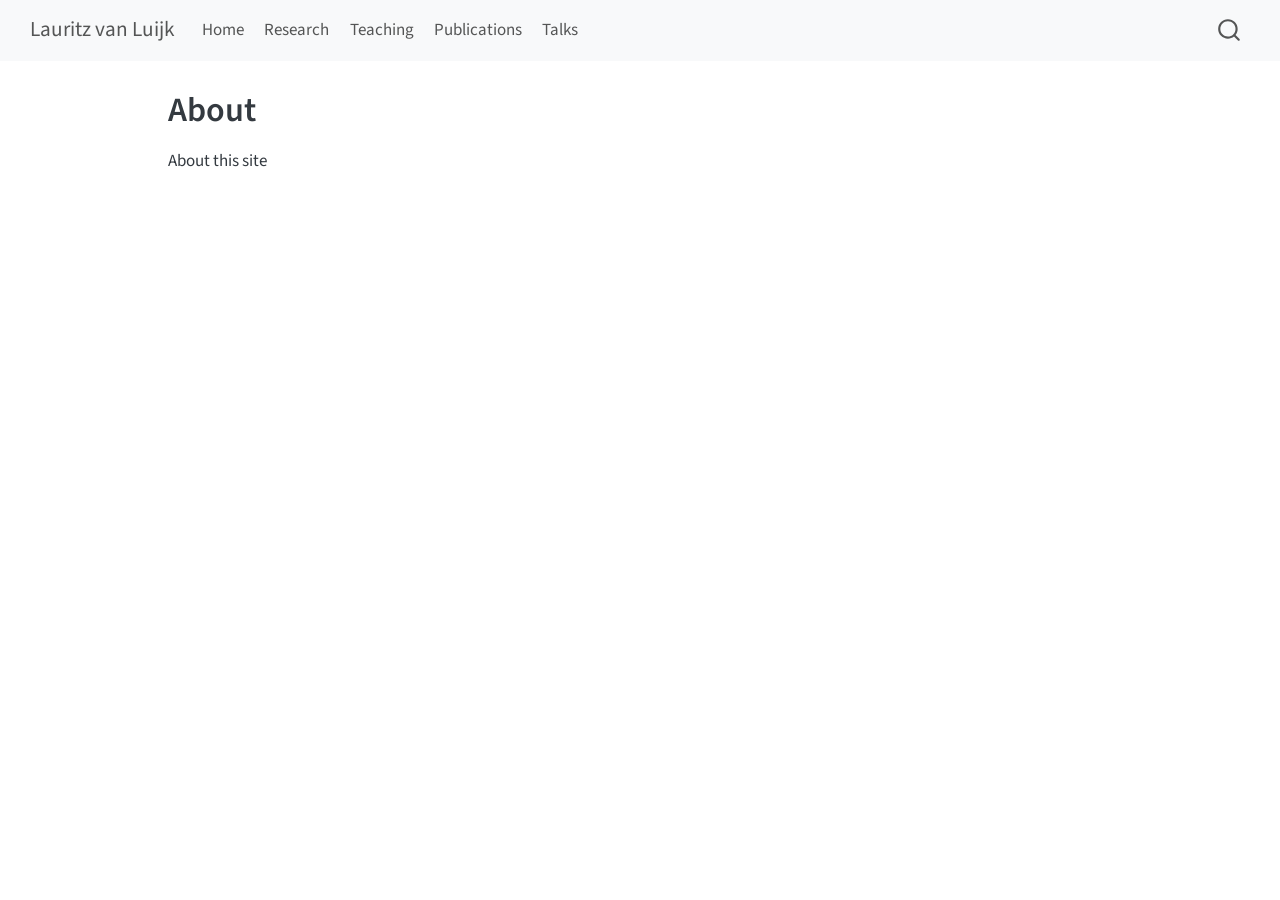
<file: about.html>
<!DOCTYPE html>
<html xmlns="http://www.w3.org/1999/xhtml" lang="en" xml:lang="en"><head>

<meta charset="utf-8">
<meta name="generator" content="quarto-1.10.18">

<meta name="viewport" content="width=device-width, initial-scale=1.0, user-scalable=yes">


<title>About – Lauritz van Luijk</title>
<style>
/* Default styles provided by pandoc.
** See https://pandoc.org/MANUAL.html#variables-for-html for config info.
*/
span.smallcaps{font-variant: small-caps;}
div.columns{display: flex; gap: 1.5em;}
div.column{flex: auto;}
@media screen {
div.columns{gap: min(4vw, 1.5em);}
div.column{overflow-x: auto;}
}
div.hanging-indent{margin-left: 1.5em; text-indent: -1.5em;}
ul.task-list{list-style: none;}
ul.task-list li input[type="checkbox"] {
  width: 0.8em;
  margin: 0 0.8em 0.2em -1em; /* quarto-specific, see https://github.com/quarto-dev/quarto-cli/issues/4556 */ 
  vertical-align: middle;
}
</style>


<script src="site_libs/quarto-nav/quarto-nav.js"></script>
<script src="site_libs/quarto-nav/headroom.min.js"></script>
<script src="site_libs/clipboard/clipboard.min.js"></script>
<script src="site_libs/quarto-search/autocomplete.umd.js"></script>
<script src="site_libs/quarto-search/fuse.min.js"></script>
<script src="site_libs/quarto-search/quarto-search.js"></script>
<meta name="quarto:offset" content="./">
<script src="site_libs/quarto-html/quarto.js" type="module"></script>
<script src="site_libs/quarto-html/tabsets/tabsets.js" type="module"></script>
<script src="site_libs/quarto-html/popper.min.js"></script>
<script src="site_libs/quarto-html/tippy.umd.min.js"></script>
<script src="site_libs/quarto-html/anchor.min.js"></script>
<link href="site_libs/quarto-html/tippy.css" rel="stylesheet">
<link href="site_libs/quarto-html/quarto-syntax-highlighting-64a204ab8560d761af7679ceaba22944.css" rel="stylesheet" id="quarto-text-highlighting-styles">
<script src="site_libs/bootstrap/bootstrap.min.js"></script>
<link href="site_libs/bootstrap/bootstrap-icons.css" rel="stylesheet">
<link href="site_libs/bootstrap/bootstrap-445b8638c3d06994fee0907d791121c4.min.css" rel="stylesheet" append-hash="true" id="quarto-bootstrap" data-mode="light">
<script id="quarto-search-options" type="application/json">{
  "location": "navbar",
  "copy-button": false,
  "collapse-after": 3,
  "panel-placement": "end",
  "type": "overlay",
  "limit": 50,
  "keyboard-shortcut": [
    "f",
    "/",
    "s"
  ],
  "show-item-context": false,
  "language": {
    "search-no-results-text": "No results",
    "search-matching-documents-text": "matching documents",
    "search-copy-link-title": "Copy link to search",
    "search-hide-matches-text": "Hide additional matches",
    "search-more-match-text": "more match in this document",
    "search-more-matches-text": "more matches in this document",
    "search-clear-button-title": "Clear",
    "search-text-placeholder": "",
    "search-detached-cancel-button-title": "Cancel",
    "search-submit-button-title": "Submit",
    "search-label": "Search"
  }
}</script>
<link rel="stylesheet" href="https://cdnjs.cloudflare.com/ajax/libs/font-awesome/6.7.2/css/all.min.css">


<link rel="stylesheet" href="styles.css">
</head>

<body class="nav-fixed quarto-light">

<div id="quarto-search-results"></div>
  <header id="quarto-header" class="headroom fixed-top">
    <nav class="navbar navbar-expand-lg " data-bs-theme="dark">
      <div class="navbar-container container-fluid">
      <div class="navbar-brand-container mx-auto">
    <a class="navbar-brand" href="./index.html">
    <span class="navbar-title">Lauritz van Luijk</span>
    </a>
  </div>
            <div id="quarto-search" class="" title="Search"></div>
          <button class="navbar-toggler" type="button" data-bs-toggle="collapse" data-bs-target="#navbarCollapse" aria-controls="navbarCollapse" role="menu" aria-expanded="false" aria-label="Toggle navigation" onclick="if (window.quartoToggleHeadroom) { window.quartoToggleHeadroom(); }">
  <span class="navbar-toggler-icon"></span>
</button>
          <div class="collapse navbar-collapse" id="navbarCollapse">
            <ul class="navbar-nav navbar-nav-scroll me-auto">
  <li class="nav-item">
    <a class="nav-link" href="./index.html"> 
<span class="menu-text">Home</span></a>
  </li>  
  <li class="nav-item">
    <a class="nav-link" href="./research.html"> 
<span class="menu-text">Research</span></a>
  </li>  
  <li class="nav-item">
    <a class="nav-link" href="./teaching.html"> 
<span class="menu-text">Teaching</span></a>
  </li>  
  <li class="nav-item">
    <a class="nav-link" href="./publications.html"> 
<span class="menu-text">Publications</span></a>
  </li>  
  <li class="nav-item">
    <a class="nav-link" href="./talks.html"> 
<span class="menu-text">Talks</span></a>
  </li>  
</ul>
          </div> <!-- /navcollapse -->
            <div class="quarto-navbar-tools">
</div>
      </div> <!-- /container-fluid -->
    </nav>
</header>
<!-- content -->
<div id="quarto-content" class="quarto-container page-columns page-rows-contents page-layout-article page-navbar">
<!-- sidebar -->
<!-- margin-sidebar -->
    <div id="quarto-margin-sidebar" class="sidebar margin-sidebar zindex-bottom">
        
    </div>
<!-- main -->
<main class="content" id="quarto-document-content">

<header id="title-block-header" class="quarto-title-block default">
<div class="quarto-title">
<h1 class="title">About</h1>
</div>



<div class="quarto-title-meta">

    
  
    
  </div>
  


</header>


<p>About this site</p>



</main> <!-- /main -->
<script id="quarto-html-after-body" type="application/javascript">
  window.document.addEventListener("DOMContentLoaded", function (event) {
    const icon = "";
    const anchorJS = new window.AnchorJS();
    anchorJS.options = {
      placement: 'right',
      icon: icon
    };
    anchorJS.add('.anchored');
    const isCodeAnnotation = (el) => {
      for (const clz of el.classList) {
        if (clz.startsWith('code-annotation-')) {                     
          return true;
        }
      }
      return false;
    }
    const onCopySuccess = function(e) {
      // button target
      const button = e.trigger;
      // don't keep focus
      button.blur();
      // flash "checked"
      button.classList.add('code-copy-button-checked');
      var currentTitle = button.getAttribute("title");
      button.setAttribute("title", "Copied!");
      let tooltip;
      if (window.bootstrap) {
        button.setAttribute("data-bs-toggle", "tooltip");
        button.setAttribute("data-bs-placement", "left");
        button.setAttribute("data-bs-title", "Copied!");
        tooltip = new bootstrap.Tooltip(button, 
          { trigger: "manual", 
            customClass: "code-copy-button-tooltip",
            offset: [0, -8]});
        tooltip.show();    
      }
      setTimeout(function() {
        if (tooltip) {
          tooltip.hide();
          button.removeAttribute("data-bs-title");
          button.removeAttribute("data-bs-toggle");
          button.removeAttribute("data-bs-placement");
        }
        button.setAttribute("title", currentTitle);
        button.classList.remove('code-copy-button-checked');
      }, 1000);
      // clear code selection
      e.clearSelection();
    }
    const getTextToCopy = function(trigger) {
      const outerScaffold = trigger.parentElement.cloneNode(true);
      const codeEl = outerScaffold.querySelector('code');
      for (const childEl of codeEl.children) {
        if (isCodeAnnotation(childEl)) {
          childEl.remove();
        }
      }
      return codeEl.innerText;
    }
    const clipboard = new window.ClipboardJS('.code-copy-button:not([data-in-quarto-modal])', {
      text: getTextToCopy
    });
    clipboard.on('success', onCopySuccess);
    if (window.document.getElementById('quarto-embedded-source-code-modal')) {
      const clipboardModal = new window.ClipboardJS('.code-copy-button[data-in-quarto-modal]', {
        text: getTextToCopy,
        container: window.document.getElementById('quarto-embedded-source-code-modal')
      });
      clipboardModal.on('success', onCopySuccess);
    }
      var localhostRegex = new RegExp(/^(?:http|https):\/\/localhost\:?[0-9]*\//);
      var mailtoRegex = new RegExp(/^mailto:/);
        var filterRegex = new RegExp('/' + window.location.host + '/');
      var isInternal = (href) => {
          return filterRegex.test(href) || localhostRegex.test(href) || mailtoRegex.test(href);
      }
      // Inspect non-navigation links and adorn them if external
     var links = window.document.querySelectorAll('a[href]:not(.nav-link):not(.navbar-brand):not(.toc-action):not(.sidebar-link):not(.sidebar-item-toggle):not(.pagination-link):not(.no-external):not([aria-hidden]):not(.dropdown-item):not(.quarto-navigation-tool):not(.about-link)');
      for (var i=0; i<links.length; i++) {
        const link = links[i];
        if (!isInternal(link.href)) {
          // undo the damage that might have been done by quarto-nav.js in the case of
          // links that we want to consider external
          if (link.dataset.originalHref !== undefined) {
            link.href = link.dataset.originalHref;
          }
            // target, if specified
            link.setAttribute("target", "_blank");
            if (link.getAttribute("rel") === null) {
              link.setAttribute("rel", "noopener");
            }
        }
      }
    function tippyHover(el, contentFn, onTriggerFn, onUntriggerFn) {
      const config = {
        allowHTML: true,
        maxWidth: 500,
        delay: 100,
        arrow: false,
        appendTo: function(el) {
            return el.parentElement;
        },
        interactive: true,
        interactiveBorder: 10,
        theme: 'quarto',
        placement: 'bottom-start',
      };
      if (contentFn) {
        config.content = contentFn;
      }
      if (onTriggerFn) {
        config.onTrigger = onTriggerFn;
      }
      if (onUntriggerFn) {
        config.onUntrigger = onUntriggerFn;
      }
      window.tippy(el, config); 
    }
    const noterefs = window.document.querySelectorAll('a[role="doc-noteref"]');
    for (var i=0; i<noterefs.length; i++) {
      const ref = noterefs[i];
      tippyHover(ref, function() {
        // use id or data attribute instead here
        let href = ref.getAttribute('data-footnote-href') || ref.getAttribute('href');
        try { href = new URL(href).hash; } catch {}
        const id = href.replace(/^#\/?/, "");
        const note = window.document.getElementById(id);
        if (note) {
          return note.innerHTML;
        } else {
          return "";
        }
      });
    }
    const xrefs = window.document.querySelectorAll('a.quarto-xref');
    const processXRef = (id, note) => {
      // Strip column container classes
      const stripColumnClz = (el) => {
        el.classList.remove("page-full", "page-columns");
        if (el.children) {
          for (const child of el.children) {
            stripColumnClz(child);
          }
        }
      }
      stripColumnClz(note)
      if (id === null || id.startsWith('sec-')) {
        // Special case sections, only their first couple elements
        const container = document.createElement("div");
        if (note.children && note.children.length > 2) {
          container.appendChild(note.children[0].cloneNode(true));
          for (let i = 1; i < note.children.length; i++) {
            const child = note.children[i];
            if (child.tagName === "P" && child.innerText === "") {
              continue;
            } else {
              container.appendChild(child.cloneNode(true));
              break;
            }
          }
          if (window.Quarto?.typesetMath) {
            window.Quarto.typesetMath(container);
          }
          return container.innerHTML
        } else {
          if (window.Quarto?.typesetMath) {
            window.Quarto.typesetMath(note);
          }
          return note.innerHTML;
        }
      } else {
        // Remove any anchor links if they are present
        const anchorLink = note.querySelector('a.anchorjs-link');
        if (anchorLink) {
          anchorLink.remove();
        }
        if (window.Quarto?.typesetMath) {
          window.Quarto.typesetMath(note);
        }
        if (note.classList.contains("callout")) {
          return note.outerHTML;
        } else {
          return note.innerHTML;
        }
      }
    }
    for (var i=0; i<xrefs.length; i++) {
      const xref = xrefs[i];
      tippyHover(xref, undefined, function(instance) {
        instance.disable();
        let url = xref.getAttribute('href');
        let hash = undefined; 
        if (url.startsWith('#')) {
          hash = url;
        } else {
          try { hash = new URL(url).hash; } catch {}
        }
        if (hash) {
          const id = hash.replace(/^#\/?/, "");
          const note = window.document.getElementById(id);
          if (note !== null) {
            try {
              const html = processXRef(id, note.cloneNode(true));
              instance.setContent(html);
            } finally {
              instance.enable();
              instance.show();
            }
          } else {
            // See if we can fetch this
            fetch(url.split('#')[0])
            .then(res => res.text())
            .then(html => {
              const parser = new DOMParser();
              const htmlDoc = parser.parseFromString(html, "text/html");
              const note = htmlDoc.getElementById(id);
              if (note !== null) {
                const html = processXRef(id, note);
                instance.setContent(html);
              } 
            }).finally(() => {
              instance.enable();
              instance.show();
            });
          }
        } else {
          // See if we can fetch a full url (with no hash to target)
          // This is a special case and we should probably do some content thinning / targeting
          fetch(url)
          .then(res => res.text())
          .then(html => {
            const parser = new DOMParser();
            const htmlDoc = parser.parseFromString(html, "text/html");
            const note = htmlDoc.querySelector('main.content');
            if (note !== null) {
              // This should only happen for chapter cross references
              // (since there is no id in the URL)
              // remove the first header
              if (note.children.length > 0 && note.children[0].tagName === "HEADER") {
                note.children[0].remove();
              }
              const html = processXRef(null, note);
              instance.setContent(html);
            } 
          }).finally(() => {
            instance.enable();
            instance.show();
          });
        }
      }, function(instance) {
      });
    }
        let selectedAnnoteEl;
        const selectorForAnnotation = ( cell, annotation) => {
          let cellAttr = 'data-code-cell="' + cell + '"';
          let lineAttr = 'data-code-annotation="' +  annotation + '"';
          const selector = 'span[' + cellAttr + '][' + lineAttr + ']';
          return selector;
        }
        const selectCodeLines = (annoteEl) => {
          const doc = window.document;
          const targetCell = annoteEl.getAttribute("data-target-cell");
          const targetAnnotation = annoteEl.getAttribute("data-target-annotation");
          const annoteSpan = window.document.querySelector(selectorForAnnotation(targetCell, targetAnnotation));
          const lines = annoteSpan.getAttribute("data-code-lines").split(",");
          const lineIds = lines.map((line) => {
            return targetCell + "-" + line;
          })
          let top = null;
          let height = null;
          let parent = null;
          if (lineIds.length > 0) {
              //compute the position of the single el (top and bottom and make a div)
              const el = window.document.getElementById(lineIds[0]);
              top = el.offsetTop;
              height = el.offsetHeight;
              parent = el.parentElement.parentElement;
            if (lineIds.length > 1) {
              const lastEl = window.document.getElementById(lineIds[lineIds.length - 1]);
              const bottom = lastEl.offsetTop + lastEl.offsetHeight;
              height = bottom - top;
            }
            if (top !== null && height !== null && parent !== null) {
              // cook up a div (if necessary) and position it 
              let div = window.document.getElementById("code-annotation-line-highlight");
              if (div === null) {
                div = window.document.createElement("div");
                div.setAttribute("id", "code-annotation-line-highlight");
                div.style.position = 'absolute';
                parent.appendChild(div);
              }
              div.style.top = top - 2 + "px";
              div.style.height = height + 4 + "px";
              div.style.left = 0;
              let gutterDiv = window.document.getElementById("code-annotation-line-highlight-gutter");
              if (gutterDiv === null) {
                gutterDiv = window.document.createElement("div");
                gutterDiv.setAttribute("id", "code-annotation-line-highlight-gutter");
                gutterDiv.style.position = 'absolute';
                const codeCell = window.document.getElementById(targetCell);
                const gutter = codeCell.querySelector('.code-annotation-gutter');
                gutter.appendChild(gutterDiv);
              }
              gutterDiv.style.top = top - 2 + "px";
              gutterDiv.style.height = height + 4 + "px";
            }
            selectedAnnoteEl = annoteEl;
          }
        };
        const unselectCodeLines = () => {
          const elementsIds = ["code-annotation-line-highlight", "code-annotation-line-highlight-gutter"];
          elementsIds.forEach((elId) => {
            const div = window.document.getElementById(elId);
            if (div) {
              div.remove();
            }
          });
          selectedAnnoteEl = undefined;
        };
          // Handle positioning of the toggle
      window.addEventListener(
        "resize",
        throttle(() => {
          elRect = undefined;
          if (selectedAnnoteEl) {
            selectCodeLines(selectedAnnoteEl);
          }
        }, 10)
      );
      function throttle(fn, ms) {
      let throttle = false;
      let timer;
        return (...args) => {
          if(!throttle) { // first call gets through
              fn.apply(this, args);
              throttle = true;
          } else { // all the others get throttled
              if(timer) clearTimeout(timer); // cancel #2
              timer = setTimeout(() => {
                fn.apply(this, args);
                timer = throttle = false;
              }, ms);
          }
        };
      }
        // Attach click handler to the DT
        const annoteDls = window.document.querySelectorAll('dt[data-target-cell]');
        for (const annoteDlNode of annoteDls) {
          annoteDlNode.addEventListener('click', (event) => {
            const clickedEl = event.target;
            if (clickedEl !== selectedAnnoteEl) {
              unselectCodeLines();
              const activeEl = window.document.querySelector('dt[data-target-cell].code-annotation-active');
              if (activeEl) {
                activeEl.classList.remove('code-annotation-active');
              }
              selectCodeLines(clickedEl);
              clickedEl.classList.add('code-annotation-active');
            } else {
              // Unselect the line
              unselectCodeLines();
              clickedEl.classList.remove('code-annotation-active');
            }
          });
        }
    const findCites = (el) => {
      const parentEl = el.parentElement;
      if (parentEl) {
        const cites = parentEl.dataset.cites;
        if (cites) {
          return {
            el,
            cites: cites.split(' ')
          };
        } else {
          return findCites(el.parentElement)
        }
      } else {
        return undefined;
      }
    };
    var bibliorefs = window.document.querySelectorAll('a[role="doc-biblioref"]');
    for (var i=0; i<bibliorefs.length; i++) {
      const ref = bibliorefs[i];
      const citeInfo = findCites(ref);
      if (citeInfo) {
        tippyHover(citeInfo.el, function() {
          var popup = window.document.createElement('div');
          citeInfo.cites.forEach(function(cite) {
            var citeDiv = window.document.createElement('div');
            citeDiv.classList.add('hanging-indent');
            citeDiv.classList.add('csl-entry');
            var biblioDiv = window.document.getElementById('ref-' + cite);
            if (biblioDiv) {
              citeDiv.innerHTML = biblioDiv.innerHTML;
            }
            popup.appendChild(citeDiv);
          });
          return popup.innerHTML;
        });
      }
    }
  });
  </script>
</div> <!-- /content -->




</body></html>
</file>
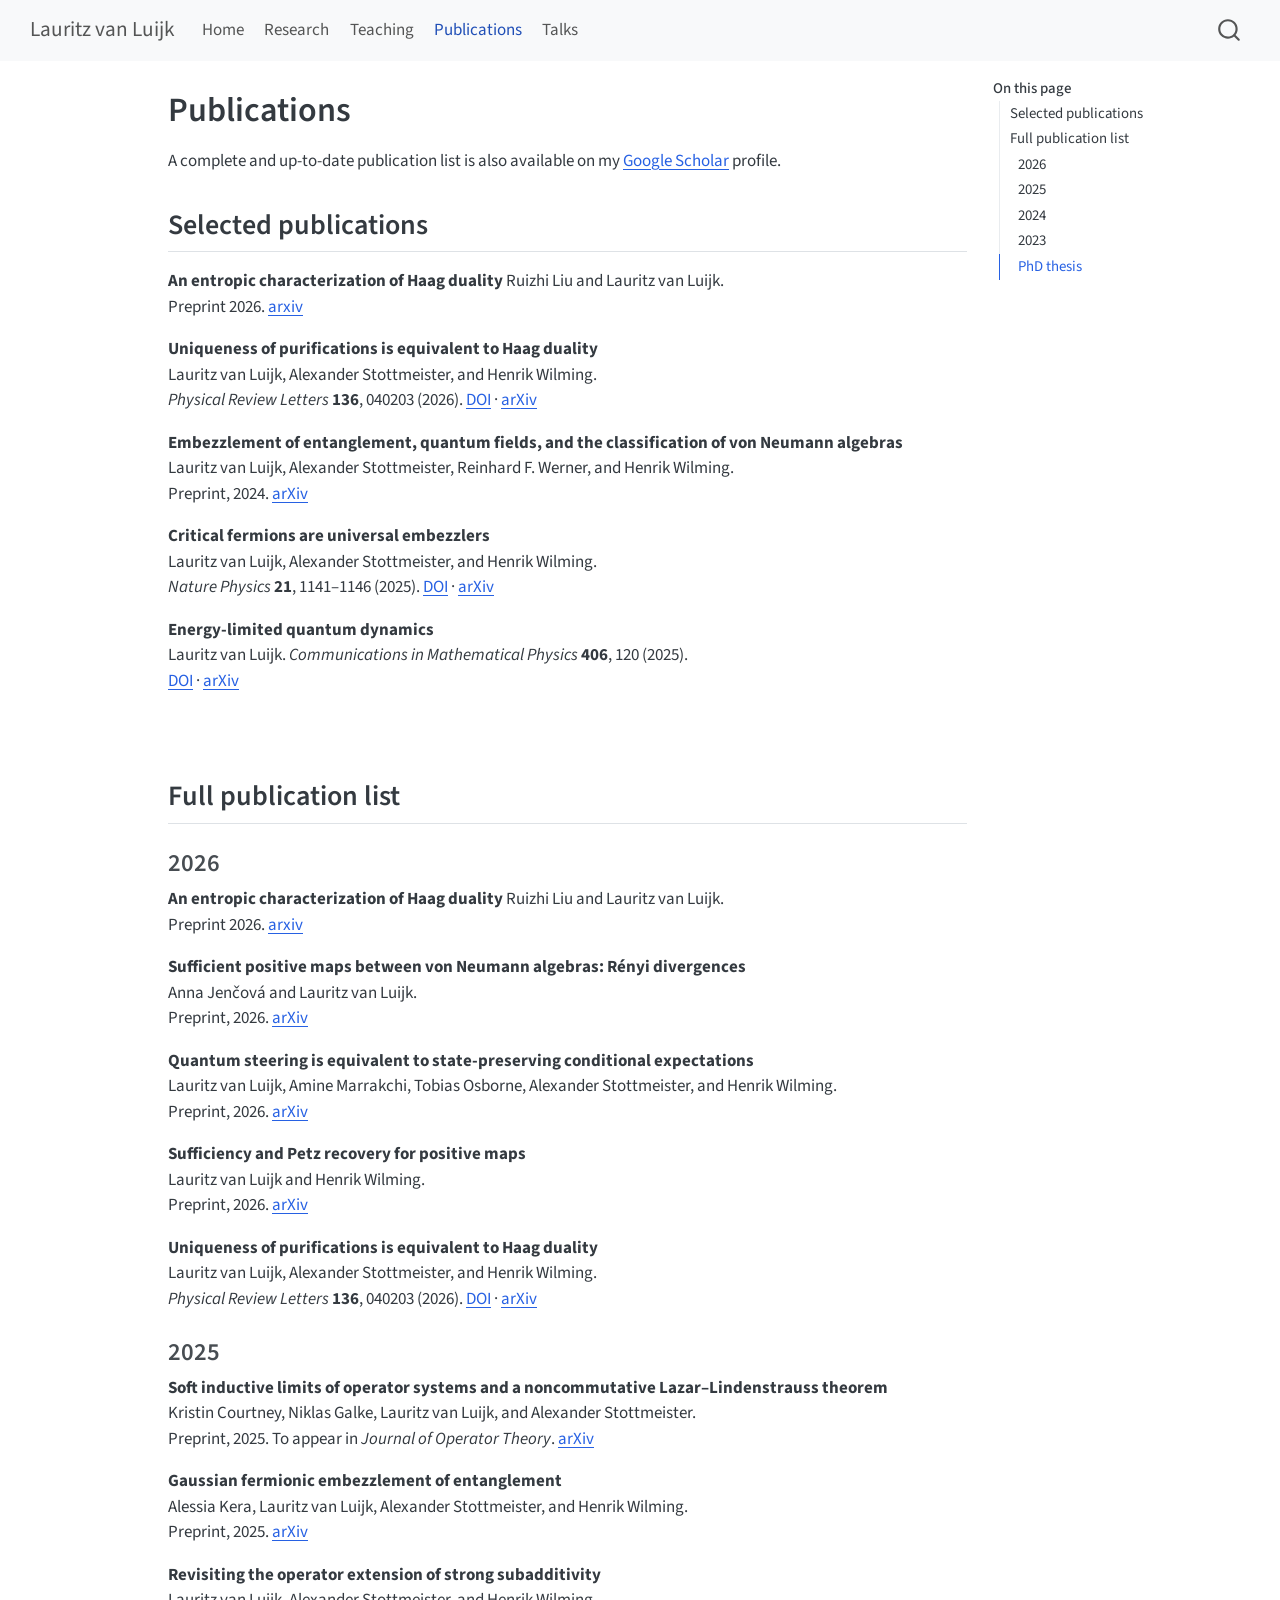
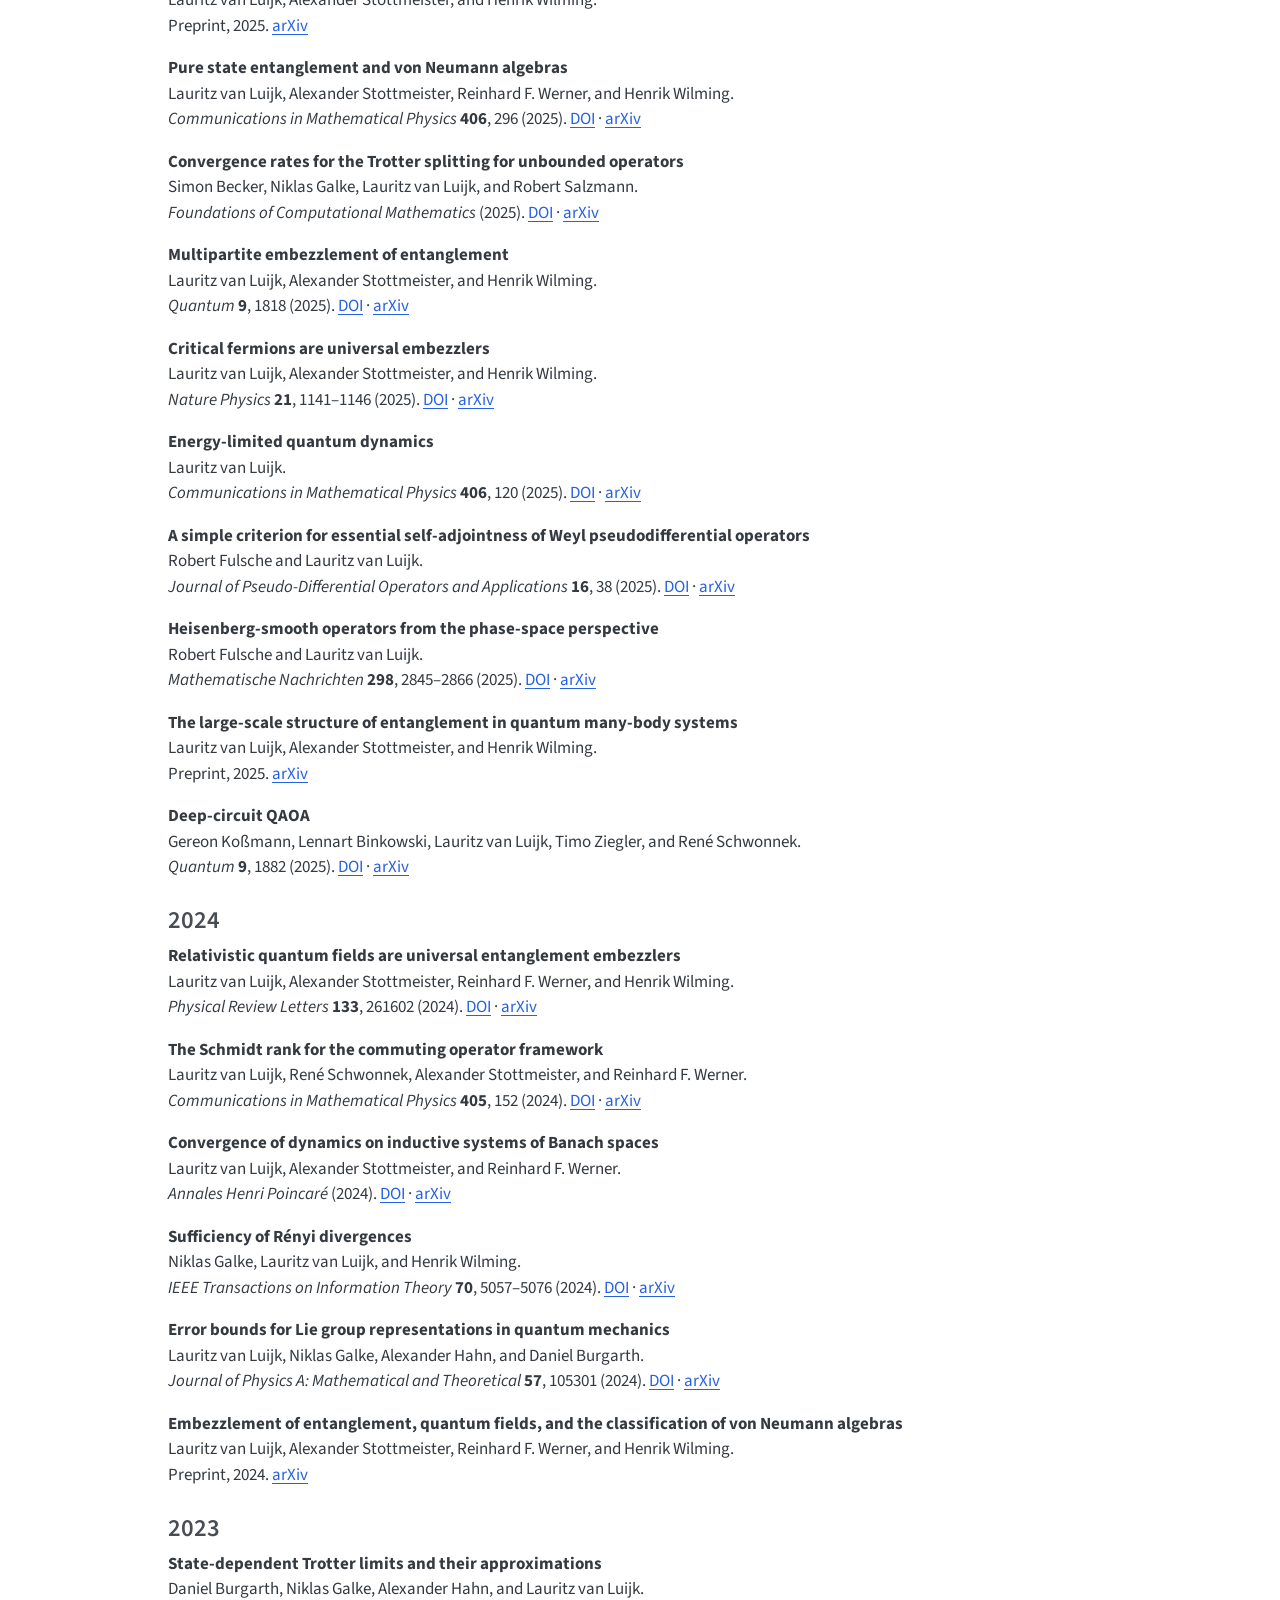
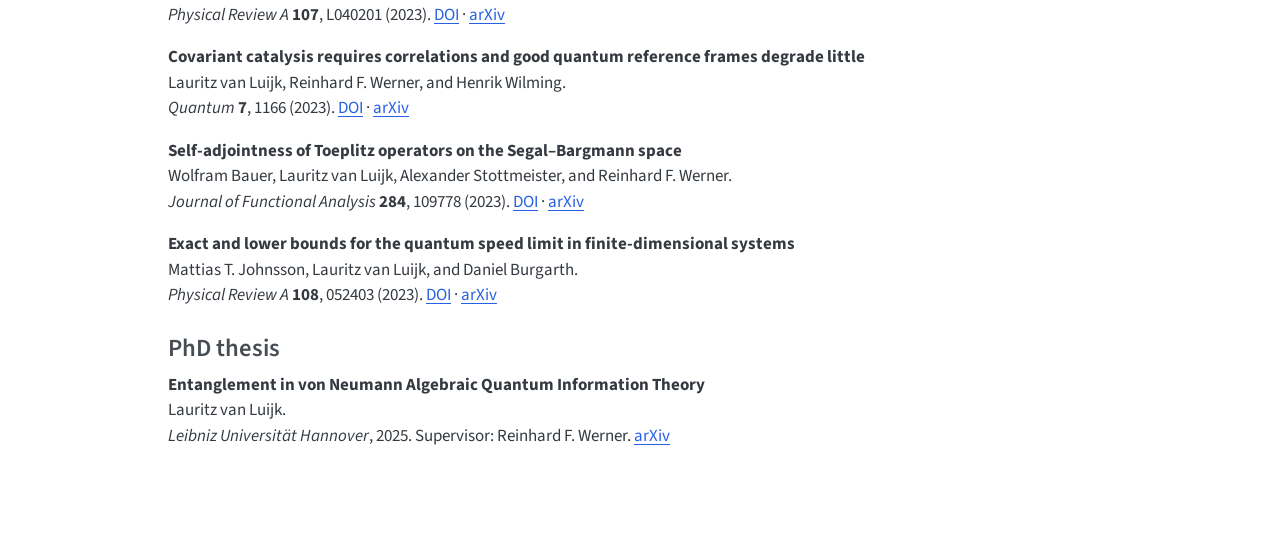
<file: publications.html>
<!DOCTYPE html>
<html xmlns="http://www.w3.org/1999/xhtml" lang="en" xml:lang="en"><head>

<meta charset="utf-8">
<meta name="generator" content="quarto-1.10.18">

<meta name="viewport" content="width=device-width, initial-scale=1.0, user-scalable=yes">


<title>Publications – Lauritz van Luijk</title>
<style>
/* Default styles provided by pandoc.
** See https://pandoc.org/MANUAL.html#variables-for-html for config info.
*/
span.smallcaps{font-variant: small-caps;}
div.columns{display: flex; gap: 1.5em;}
div.column{flex: auto;}
@media screen {
div.columns{gap: min(4vw, 1.5em);}
div.column{overflow-x: auto;}
}
div.hanging-indent{margin-left: 1.5em; text-indent: -1.5em;}
ul.task-list{list-style: none;}
ul.task-list li input[type="checkbox"] {
  width: 0.8em;
  margin: 0 0.8em 0.2em -1em; /* quarto-specific, see https://github.com/quarto-dev/quarto-cli/issues/4556 */ 
  vertical-align: middle;
}
</style>


<script src="site_libs/quarto-nav/quarto-nav.js"></script>
<script src="site_libs/quarto-nav/headroom.min.js"></script>
<script src="site_libs/clipboard/clipboard.min.js"></script>
<script src="site_libs/quarto-search/autocomplete.umd.js"></script>
<script src="site_libs/quarto-search/fuse.min.js"></script>
<script src="site_libs/quarto-search/quarto-search.js"></script>
<meta name="quarto:offset" content="./">
<script src="site_libs/quarto-html/quarto.js" type="module"></script>
<script src="site_libs/quarto-html/tabsets/tabsets.js" type="module"></script>
<script src="site_libs/quarto-html/popper.min.js"></script>
<script src="site_libs/quarto-html/tippy.umd.min.js"></script>
<script src="site_libs/quarto-html/anchor.min.js"></script>
<link href="site_libs/quarto-html/tippy.css" rel="stylesheet">
<link href="site_libs/quarto-html/quarto-syntax-highlighting-64a204ab8560d761af7679ceaba22944.css" rel="stylesheet" id="quarto-text-highlighting-styles">
<script src="site_libs/bootstrap/bootstrap.min.js"></script>
<link href="site_libs/bootstrap/bootstrap-icons.css" rel="stylesheet">
<link href="site_libs/bootstrap/bootstrap-445b8638c3d06994fee0907d791121c4.min.css" rel="stylesheet" append-hash="true" id="quarto-bootstrap" data-mode="light">
<script id="quarto-search-options" type="application/json">{
  "location": "navbar",
  "copy-button": false,
  "collapse-after": 3,
  "panel-placement": "end",
  "type": "overlay",
  "limit": 50,
  "keyboard-shortcut": [
    "f",
    "/",
    "s"
  ],
  "show-item-context": false,
  "language": {
    "search-no-results-text": "No results",
    "search-matching-documents-text": "matching documents",
    "search-copy-link-title": "Copy link to search",
    "search-hide-matches-text": "Hide additional matches",
    "search-more-match-text": "more match in this document",
    "search-more-matches-text": "more matches in this document",
    "search-clear-button-title": "Clear",
    "search-text-placeholder": "",
    "search-detached-cancel-button-title": "Cancel",
    "search-submit-button-title": "Submit",
    "search-label": "Search"
  }
}</script>
<link rel="stylesheet" href="https://cdnjs.cloudflare.com/ajax/libs/font-awesome/6.7.2/css/all.min.css">


<link rel="stylesheet" href="styles.css">
</head>

<body class="nav-fixed quarto-light">

<div id="quarto-search-results"></div>
  <header id="quarto-header" class="headroom fixed-top">
    <nav class="navbar navbar-expand-lg " data-bs-theme="dark">
      <div class="navbar-container container-fluid">
      <div class="navbar-brand-container mx-auto">
    <a class="navbar-brand" href="./index.html">
    <span class="navbar-title">Lauritz van Luijk</span>
    </a>
  </div>
            <div id="quarto-search" class="" title="Search"></div>
          <button class="navbar-toggler" type="button" data-bs-toggle="collapse" data-bs-target="#navbarCollapse" aria-controls="navbarCollapse" role="menu" aria-expanded="false" aria-label="Toggle navigation" onclick="if (window.quartoToggleHeadroom) { window.quartoToggleHeadroom(); }">
  <span class="navbar-toggler-icon"></span>
</button>
          <div class="collapse navbar-collapse" id="navbarCollapse">
            <ul class="navbar-nav navbar-nav-scroll me-auto">
  <li class="nav-item">
    <a class="nav-link" href="./index.html"> 
<span class="menu-text">Home</span></a>
  </li>  
  <li class="nav-item">
    <a class="nav-link" href="./research.html"> 
<span class="menu-text">Research</span></a>
  </li>  
  <li class="nav-item">
    <a class="nav-link" href="./teaching.html"> 
<span class="menu-text">Teaching</span></a>
  </li>  
  <li class="nav-item">
    <a class="nav-link active" href="./publications.html" aria-current="page"> 
<span class="menu-text">Publications</span></a>
  </li>  
  <li class="nav-item">
    <a class="nav-link" href="./talks.html"> 
<span class="menu-text">Talks</span></a>
  </li>  
</ul>
          </div> <!-- /navcollapse -->
            <div class="quarto-navbar-tools">
</div>
      </div> <!-- /container-fluid -->
    </nav>
</header>
<!-- content -->
<div id="quarto-content" class="quarto-container page-columns page-rows-contents page-layout-article page-navbar">
<!-- sidebar -->
<!-- margin-sidebar -->
    <div id="quarto-margin-sidebar" class="sidebar margin-sidebar">
        <nav id="TOC" role="doc-toc" class="toc-active">
    <h2 id="toc-title">On this page</h2>
   
  <ul>
  <li><a href="#selected-publications" id="toc-selected-publications" class="nav-link active" data-scroll-target="#selected-publications">Selected publications</a></li>
  <li><a href="#full-publication-list" id="toc-full-publication-list" class="nav-link" data-scroll-target="#full-publication-list">Full publication list</a>
  <ul class="collapse">
  <li><a href="#section" id="toc-section" class="nav-link" data-scroll-target="#section">2026</a></li>
  <li><a href="#section-1" id="toc-section-1" class="nav-link" data-scroll-target="#section-1">2025</a></li>
  <li><a href="#section-2" id="toc-section-2" class="nav-link" data-scroll-target="#section-2">2024</a></li>
  <li><a href="#section-3" id="toc-section-3" class="nav-link" data-scroll-target="#section-3">2023</a></li>
  <li><a href="#phd-thesis" id="toc-phd-thesis" class="nav-link" data-scroll-target="#phd-thesis">PhD thesis</a></li>
  </ul></li>
  </ul>
</nav>
    </div>
<!-- main -->
<main class="content" id="quarto-document-content">

<header id="title-block-header" class="quarto-title-block default">
<div class="quarto-title">
<h1 class="title">Publications</h1>
</div>



<div class="quarto-title-meta">

    
  
    
  </div>
  


</header>


<p>A complete and up-to-date publication list is also available on my <a href="https://scholar.google.com/citations?user=D7VPtVcAAAAJ">Google Scholar</a> profile. <!-- and in my [CV](files/cv-lauritz-van-luijk.pdf).--></p>
<section id="selected-publications" class="level2">
<h2 class="anchored" data-anchor-id="selected-publications">Selected publications</h2>
<p><strong>An entropic characterization of Haag duality</strong> Ruizhi Liu and Lauritz van Luijk.<br>
Preprint 2026. <a href="https://arxiv.org/abs/2609.13550">arxiv</a></p>
<p><strong>Uniqueness of purifications is equivalent to Haag duality</strong><br>
Lauritz van Luijk, Alexander Stottmeister, and Henrik Wilming.<br>
<em>Physical Review Letters</em> <strong>136</strong>, 040203 (2026). <a href="https://doi.org/10.1103/d7nm-gx37">DOI</a> · <a href="https://arxiv.org/abs/2509.12911">arXiv</a></p>
<p><strong>Embezzlement of entanglement, quantum fields, and the classification of von Neumann algebras</strong><br>
Lauritz van Luijk, Alexander Stottmeister, Reinhard F. Werner, and Henrik Wilming.<br>
Preprint, 2024. <a href="https://arxiv.org/abs/2401.07299">arXiv</a></p>
<p><strong>Critical fermions are universal embezzlers</strong><br>
Lauritz van Luijk, Alexander Stottmeister, and Henrik Wilming.<br>
<em>Nature Physics</em> <strong>21</strong>, 1141–1146 (2025). <a href="https://doi.org/10.1038/s41567-025-02921-w">DOI</a> · <a href="https://arxiv.org/abs/2406.11747">arXiv</a></p>
<p><strong>Energy-limited quantum dynamics</strong><br>
Lauritz van Luijk. <em>Communications in Mathematical Physics</em> <strong>406</strong>, 120 (2025).<br>
<a href="https://doi.org/10.1007/s00220-025-05282-w">DOI</a> · <a href="https://arxiv.org/abs/2405.10259">arXiv</a></p>
<div style="height: 2rem;">

</div>
</section>
<section id="full-publication-list" class="level2">
<h2 class="anchored" data-anchor-id="full-publication-list">Full publication list</h2>
<section id="section" class="level3">
<h3 class="anchored" data-anchor-id="section">2026</h3>
<p><strong>An entropic characterization of Haag duality</strong> Ruizhi Liu and Lauritz van Luijk.<br>
Preprint 2026. <a href="https://arxiv.org/abs/2609.13550">arxiv</a></p>
<p><strong>Sufficient positive maps between von Neumann algebras: Rényi divergences</strong><br>
Anna Jenčová and Lauritz van Luijk.<br>
Preprint, 2026. <a href="http://arxiv.org/abs/2608.28510">arXiv</a></p>
<p><strong>Quantum steering is equivalent to state-preserving conditional expectations</strong><br>
Lauritz van Luijk, Amine Marrakchi, Tobias Osborne, Alexander Stottmeister, and Henrik Wilming.<br>
Preprint, 2026. <a href="https://arxiv.org/abs/2608.10783">arXiv</a></p>
<p><strong>Sufficiency and Petz recovery for positive maps</strong><br>
Lauritz van Luijk and Henrik Wilming.<br>
Preprint, 2026. <a href="https://arxiv.org/abs/2604.08380">arXiv</a></p>
<p><strong>Uniqueness of purifications is equivalent to Haag duality</strong><br>
Lauritz van Luijk, Alexander Stottmeister, and Henrik Wilming.<br>
<em>Physical Review Letters</em> <strong>136</strong>, 040203 (2026). <a href="https://doi.org/10.1103/d7nm-gx37">DOI</a> · <a href="https://arxiv.org/abs/2509.12911">arXiv</a></p>
</section>
<section id="section-1" class="level3">
<h3 class="anchored" data-anchor-id="section-1">2025</h3>
<p><strong>Soft inductive limits of operator systems and a noncommutative Lazar–Lindenstrauss theorem</strong><br>
Kristin Courtney, Niklas Galke, Lauritz van Luijk, and Alexander Stottmeister.<br>
Preprint, 2025. To appear in <em>Journal of Operator Theory</em>. <a href="https://arxiv.org/abs/2510.02019">arXiv</a></p>
<p><strong>Gaussian fermionic embezzlement of entanglement</strong><br>
Alessia Kera, Lauritz van Luijk, Alexander Stottmeister, and Henrik Wilming.<br>
Preprint, 2025. <a href="https://arxiv.org/abs/2509.15749">arXiv</a></p>
<p><strong>Revisiting the operator extension of strong subadditivity</strong><br>
Lauritz van Luijk, Alexander Stottmeister, and Henrik Wilming.<br>
Preprint, 2025. <a href="https://arxiv.org/abs/2508.03731">arXiv</a></p>
<p><strong>Pure state entanglement and von Neumann algebras</strong><br>
Lauritz van Luijk, Alexander Stottmeister, Reinhard F. Werner, and Henrik Wilming.<br>
<em>Communications in Mathematical Physics</em> <strong>406</strong>, 296 (2025). <a href="https://doi.org/10.1007/s00220-025-05465-5">DOI</a> · <a href="https://arxiv.org/abs/2409.17739">arXiv</a></p>
<p><strong>Convergence rates for the Trotter splitting for unbounded operators</strong><br>
Simon Becker, Niklas Galke, Lauritz van Luijk, and Robert Salzmann.<br>
<em>Foundations of Computational Mathematics</em> (2025). <a href="https://doi.org/10.1007/s10208-025-09730-w">DOI</a> · <a href="https://arxiv.org/abs/2407.04045">arXiv</a></p>
<p><strong>Multipartite embezzlement of entanglement</strong><br>
Lauritz van Luijk, Alexander Stottmeister, and Henrik Wilming.<br>
<em>Quantum</em> <strong>9</strong>, 1818 (2025). <a href="https://doi.org/10.22331/q-2025-07-30-1818">DOI</a> · <a href="https://arxiv.org/abs/2409.07646">arXiv</a></p>
<p><strong>Critical fermions are universal embezzlers</strong><br>
Lauritz van Luijk, Alexander Stottmeister, and Henrik Wilming.<br>
<em>Nature Physics</em> <strong>21</strong>, 1141–1146 (2025). <a href="https://doi.org/10.1038/s41567-025-02921-w">DOI</a> · <a href="https://arxiv.org/abs/2406.11747">arXiv</a></p>
<p><strong>Energy-limited quantum dynamics</strong><br>
Lauritz van Luijk.<br>
<em>Communications in Mathematical Physics</em> <strong>406</strong>, 120 (2025). <a href="https://doi.org/10.1007/s00220-025-05282-w">DOI</a> · <a href="https://arxiv.org/abs/2405.10259">arXiv</a></p>
<p><strong>A simple criterion for essential self-adjointness of Weyl pseudodifferential operators</strong><br>
Robert Fulsche and Lauritz van Luijk.<br>
<em>Journal of Pseudo-Differential Operators and Applications</em> <strong>16</strong>, 38 (2025). <a href="https://doi.org/10.1007/s11868-025-00699-2">DOI</a> · <a href="https://arxiv.org/abs/2304.07153">arXiv</a></p>
<p><strong>Heisenberg-smooth operators from the phase-space perspective</strong><br>
Robert Fulsche and Lauritz van Luijk.<br>
<em>Mathematische Nachrichten</em> <strong>298</strong>, 2845–2866 (2025). <a href="https://doi.org/10.1002/mana.70019">DOI</a> · <a href="https://arxiv.org/abs/2410.00458">arXiv</a></p>
<p><strong>The large-scale structure of entanglement in quantum many-body systems</strong><br>
Lauritz van Luijk, Alexander Stottmeister, and Henrik Wilming.<br>
Preprint, 2025. <a href="https://arxiv.org/abs/2503.03833">arXiv</a></p>
<p><strong>Deep-circuit QAOA</strong><br>
Gereon Koßmann, Lennart Binkowski, Lauritz van Luijk, Timo Ziegler, and René Schwonnek.<br>
<em>Quantum</em> <strong>9</strong>, 1882 (2025). <a href="https://doi.org/10.22331/q-2025-10-13-1882">DOI</a> · <a href="https://arxiv.org/abs/2210.12406">arXiv</a></p>
</section>
<section id="section-2" class="level3">
<h3 class="anchored" data-anchor-id="section-2">2024</h3>
<p><strong>Relativistic quantum fields are universal entanglement embezzlers</strong><br>
Lauritz van Luijk, Alexander Stottmeister, Reinhard F. Werner, and Henrik Wilming.<br>
<em>Physical Review Letters</em> <strong>133</strong>, 261602 (2024). <a href="https://doi.org/10.1103/PhysRevLett.133.261602">DOI</a> · <a href="https://arxiv.org/abs/2401.07292">arXiv</a></p>
<p><strong>The Schmidt rank for the commuting operator framework</strong><br>
Lauritz van Luijk, René Schwonnek, Alexander Stottmeister, and Reinhard F. Werner.<br>
<em>Communications in Mathematical Physics</em> <strong>405</strong>, 152 (2024). <a href="https://doi.org/10.1007/s00220-024-05011-9">DOI</a> · <a href="https://arxiv.org/abs/2307.11619">arXiv</a></p>
<p><strong>Convergence of dynamics on inductive systems of Banach spaces</strong><br>
Lauritz van Luijk, Alexander Stottmeister, and Reinhard F. Werner.<br>
<em>Annales Henri Poincaré</em> (2024). <a href="https://doi.org/10.1007/s00023-024-01413-6">DOI</a> · <a href="https://arxiv.org/abs/2306.16063">arXiv</a></p>
<p><strong>Sufficiency of Rényi divergences</strong><br>
Niklas Galke, Lauritz van Luijk, and Henrik Wilming.<br>
<em>IEEE Transactions on Information Theory</em> <strong>70</strong>, 5057–5076 (2024). <a href="https://doi.org/10.1109/TIT.2024.3376395">DOI</a> · <a href="https://arxiv.org/abs/2304.12989">arXiv</a></p>
<p><strong>Error bounds for Lie group representations in quantum mechanics</strong><br>
Lauritz van Luijk, Niklas Galke, Alexander Hahn, and Daniel Burgarth.<br>
<em>Journal of Physics A: Mathematical and Theoretical</em> <strong>57</strong>, 105301 (2024). <a href="https://doi.org/10.1088/1751-8121/ad288b">DOI</a> · <a href="https://arxiv.org/abs/2211.08582">arXiv</a></p>
<p><strong>Embezzlement of entanglement, quantum fields, and the classification of von Neumann algebras</strong><br>
Lauritz van Luijk, Alexander Stottmeister, Reinhard F. Werner, and Henrik Wilming.<br>
Preprint, 2024. <a href="https://arxiv.org/abs/2401.07299">arXiv</a></p>
</section>
<section id="section-3" class="level3">
<h3 class="anchored" data-anchor-id="section-3">2023</h3>
<p><strong>State-dependent Trotter limits and their approximations</strong><br>
Daniel Burgarth, Niklas Galke, Alexander Hahn, and Lauritz van Luijk.<br>
<em>Physical Review A</em> <strong>107</strong>, L040201 (2023). <a href="https://doi.org/10.1103/PhysRevA.107.L040201">DOI</a> · <a href="https://arxiv.org/abs/2209.14787">arXiv</a></p>
<p><strong>Covariant catalysis requires correlations and good quantum reference frames degrade little</strong><br>
Lauritz van Luijk, Reinhard F. Werner, and Henrik Wilming.<br>
<em>Quantum</em> <strong>7</strong>, 1166 (2023). <a href="https://doi.org/10.22331/q-2023-11-06-1166">DOI</a> · <a href="https://arxiv.org/abs/2301.09877">arXiv</a></p>
<p><strong>Self-adjointness of Toeplitz operators on the Segal–Bargmann space</strong><br>
Wolfram Bauer, Lauritz van Luijk, Alexander Stottmeister, and Reinhard F. Werner.<br>
<em>Journal of Functional Analysis</em> <strong>284</strong>, 109778 (2023). <a href="https://doi.org/10.1016/j.jfa.2022.109778">DOI</a> · <a href="https://arxiv.org/abs/2202.04687">arXiv</a></p>
<p><strong>Exact and lower bounds for the quantum speed limit in finite-dimensional systems</strong><br>
Mattias T. Johnsson, Lauritz van Luijk, and Daniel Burgarth.<br>
<em>Physical Review A</em> <strong>108</strong>, 052403 (2023). <a href="https://doi.org/10.1103/PhysRevA.108.052403">DOI</a> · <a href="https://arxiv.org/abs/2304.06617">arXiv</a></p>
</section>
<section id="phd-thesis" class="level3">
<h3 class="anchored" data-anchor-id="phd-thesis">PhD thesis</h3>
<p><strong>Entanglement in von Neumann Algebraic Quantum Information Theory</strong><br>
Lauritz van Luijk.<br>
<em>Leibniz Universität Hannover</em>, 2025. Supervisor: Reinhard F. Werner. <a href="https://arxiv.org/abs/2510.07563">arXiv</a></p>


</section>
</section>

</main> <!-- /main -->
<script id="quarto-html-after-body" type="application/javascript">
  window.document.addEventListener("DOMContentLoaded", function (event) {
    const icon = "";
    const anchorJS = new window.AnchorJS();
    anchorJS.options = {
      placement: 'right',
      icon: icon
    };
    anchorJS.add('.anchored');
    const isCodeAnnotation = (el) => {
      for (const clz of el.classList) {
        if (clz.startsWith('code-annotation-')) {                     
          return true;
        }
      }
      return false;
    }
    const onCopySuccess = function(e) {
      // button target
      const button = e.trigger;
      // don't keep focus
      button.blur();
      // flash "checked"
      button.classList.add('code-copy-button-checked');
      var currentTitle = button.getAttribute("title");
      button.setAttribute("title", "Copied!");
      let tooltip;
      if (window.bootstrap) {
        button.setAttribute("data-bs-toggle", "tooltip");
        button.setAttribute("data-bs-placement", "left");
        button.setAttribute("data-bs-title", "Copied!");
        tooltip = new bootstrap.Tooltip(button, 
          { trigger: "manual", 
            customClass: "code-copy-button-tooltip",
            offset: [0, -8]});
        tooltip.show();    
      }
      setTimeout(function() {
        if (tooltip) {
          tooltip.hide();
          button.removeAttribute("data-bs-title");
          button.removeAttribute("data-bs-toggle");
          button.removeAttribute("data-bs-placement");
        }
        button.setAttribute("title", currentTitle);
        button.classList.remove('code-copy-button-checked');
      }, 1000);
      // clear code selection
      e.clearSelection();
    }
    const getTextToCopy = function(trigger) {
      const outerScaffold = trigger.parentElement.cloneNode(true);
      const codeEl = outerScaffold.querySelector('code');
      for (const childEl of codeEl.children) {
        if (isCodeAnnotation(childEl)) {
          childEl.remove();
        }
      }
      return codeEl.innerText;
    }
    const clipboard = new window.ClipboardJS('.code-copy-button:not([data-in-quarto-modal])', {
      text: getTextToCopy
    });
    clipboard.on('success', onCopySuccess);
    if (window.document.getElementById('quarto-embedded-source-code-modal')) {
      const clipboardModal = new window.ClipboardJS('.code-copy-button[data-in-quarto-modal]', {
        text: getTextToCopy,
        container: window.document.getElementById('quarto-embedded-source-code-modal')
      });
      clipboardModal.on('success', onCopySuccess);
    }
      var localhostRegex = new RegExp(/^(?:http|https):\/\/localhost\:?[0-9]*\//);
      var mailtoRegex = new RegExp(/^mailto:/);
        var filterRegex = new RegExp('/' + window.location.host + '/');
      var isInternal = (href) => {
          return filterRegex.test(href) || localhostRegex.test(href) || mailtoRegex.test(href);
      }
      // Inspect non-navigation links and adorn them if external
     var links = window.document.querySelectorAll('a[href]:not(.nav-link):not(.navbar-brand):not(.toc-action):not(.sidebar-link):not(.sidebar-item-toggle):not(.pagination-link):not(.no-external):not([aria-hidden]):not(.dropdown-item):not(.quarto-navigation-tool):not(.about-link)');
      for (var i=0; i<links.length; i++) {
        const link = links[i];
        if (!isInternal(link.href)) {
          // undo the damage that might have been done by quarto-nav.js in the case of
          // links that we want to consider external
          if (link.dataset.originalHref !== undefined) {
            link.href = link.dataset.originalHref;
          }
            // target, if specified
            link.setAttribute("target", "_blank");
            if (link.getAttribute("rel") === null) {
              link.setAttribute("rel", "noopener");
            }
        }
      }
    function tippyHover(el, contentFn, onTriggerFn, onUntriggerFn) {
      const config = {
        allowHTML: true,
        maxWidth: 500,
        delay: 100,
        arrow: false,
        appendTo: function(el) {
            return el.parentElement;
        },
        interactive: true,
        interactiveBorder: 10,
        theme: 'quarto',
        placement: 'bottom-start',
      };
      if (contentFn) {
        config.content = contentFn;
      }
      if (onTriggerFn) {
        config.onTrigger = onTriggerFn;
      }
      if (onUntriggerFn) {
        config.onUntrigger = onUntriggerFn;
      }
      window.tippy(el, config); 
    }
    const noterefs = window.document.querySelectorAll('a[role="doc-noteref"]');
    for (var i=0; i<noterefs.length; i++) {
      const ref = noterefs[i];
      tippyHover(ref, function() {
        // use id or data attribute instead here
        let href = ref.getAttribute('data-footnote-href') || ref.getAttribute('href');
        try { href = new URL(href).hash; } catch {}
        const id = href.replace(/^#\/?/, "");
        const note = window.document.getElementById(id);
        if (note) {
          return note.innerHTML;
        } else {
          return "";
        }
      });
    }
    const xrefs = window.document.querySelectorAll('a.quarto-xref');
    const processXRef = (id, note) => {
      // Strip column container classes
      const stripColumnClz = (el) => {
        el.classList.remove("page-full", "page-columns");
        if (el.children) {
          for (const child of el.children) {
            stripColumnClz(child);
          }
        }
      }
      stripColumnClz(note)
      if (id === null || id.startsWith('sec-')) {
        // Special case sections, only their first couple elements
        const container = document.createElement("div");
        if (note.children && note.children.length > 2) {
          container.appendChild(note.children[0].cloneNode(true));
          for (let i = 1; i < note.children.length; i++) {
            const child = note.children[i];
            if (child.tagName === "P" && child.innerText === "") {
              continue;
            } else {
              container.appendChild(child.cloneNode(true));
              break;
            }
          }
          if (window.Quarto?.typesetMath) {
            window.Quarto.typesetMath(container);
          }
          return container.innerHTML
        } else {
          if (window.Quarto?.typesetMath) {
            window.Quarto.typesetMath(note);
          }
          return note.innerHTML;
        }
      } else {
        // Remove any anchor links if they are present
        const anchorLink = note.querySelector('a.anchorjs-link');
        if (anchorLink) {
          anchorLink.remove();
        }
        if (window.Quarto?.typesetMath) {
          window.Quarto.typesetMath(note);
        }
        if (note.classList.contains("callout")) {
          return note.outerHTML;
        } else {
          return note.innerHTML;
        }
      }
    }
    for (var i=0; i<xrefs.length; i++) {
      const xref = xrefs[i];
      tippyHover(xref, undefined, function(instance) {
        instance.disable();
        let url = xref.getAttribute('href');
        let hash = undefined; 
        if (url.startsWith('#')) {
          hash = url;
        } else {
          try { hash = new URL(url).hash; } catch {}
        }
        if (hash) {
          const id = hash.replace(/^#\/?/, "");
          const note = window.document.getElementById(id);
          if (note !== null) {
            try {
              const html = processXRef(id, note.cloneNode(true));
              instance.setContent(html);
            } finally {
              instance.enable();
              instance.show();
            }
          } else {
            // See if we can fetch this
            fetch(url.split('#')[0])
            .then(res => res.text())
            .then(html => {
              const parser = new DOMParser();
              const htmlDoc = parser.parseFromString(html, "text/html");
              const note = htmlDoc.getElementById(id);
              if (note !== null) {
                const html = processXRef(id, note);
                instance.setContent(html);
              } 
            }).finally(() => {
              instance.enable();
              instance.show();
            });
          }
        } else {
          // See if we can fetch a full url (with no hash to target)
          // This is a special case and we should probably do some content thinning / targeting
          fetch(url)
          .then(res => res.text())
          .then(html => {
            const parser = new DOMParser();
            const htmlDoc = parser.parseFromString(html, "text/html");
            const note = htmlDoc.querySelector('main.content');
            if (note !== null) {
              // This should only happen for chapter cross references
              // (since there is no id in the URL)
              // remove the first header
              if (note.children.length > 0 && note.children[0].tagName === "HEADER") {
                note.children[0].remove();
              }
              const html = processXRef(null, note);
              instance.setContent(html);
            } 
          }).finally(() => {
            instance.enable();
            instance.show();
          });
        }
      }, function(instance) {
      });
    }
        let selectedAnnoteEl;
        const selectorForAnnotation = ( cell, annotation) => {
          let cellAttr = 'data-code-cell="' + cell + '"';
          let lineAttr = 'data-code-annotation="' +  annotation + '"';
          const selector = 'span[' + cellAttr + '][' + lineAttr + ']';
          return selector;
        }
        const selectCodeLines = (annoteEl) => {
          const doc = window.document;
          const targetCell = annoteEl.getAttribute("data-target-cell");
          const targetAnnotation = annoteEl.getAttribute("data-target-annotation");
          const annoteSpan = window.document.querySelector(selectorForAnnotation(targetCell, targetAnnotation));
          const lines = annoteSpan.getAttribute("data-code-lines").split(",");
          const lineIds = lines.map((line) => {
            return targetCell + "-" + line;
          })
          let top = null;
          let height = null;
          let parent = null;
          if (lineIds.length > 0) {
              //compute the position of the single el (top and bottom and make a div)
              const el = window.document.getElementById(lineIds[0]);
              top = el.offsetTop;
              height = el.offsetHeight;
              parent = el.parentElement.parentElement;
            if (lineIds.length > 1) {
              const lastEl = window.document.getElementById(lineIds[lineIds.length - 1]);
              const bottom = lastEl.offsetTop + lastEl.offsetHeight;
              height = bottom - top;
            }
            if (top !== null && height !== null && parent !== null) {
              // cook up a div (if necessary) and position it 
              let div = window.document.getElementById("code-annotation-line-highlight");
              if (div === null) {
                div = window.document.createElement("div");
                div.setAttribute("id", "code-annotation-line-highlight");
                div.style.position = 'absolute';
                parent.appendChild(div);
              }
              div.style.top = top - 2 + "px";
              div.style.height = height + 4 + "px";
              div.style.left = 0;
              let gutterDiv = window.document.getElementById("code-annotation-line-highlight-gutter");
              if (gutterDiv === null) {
                gutterDiv = window.document.createElement("div");
                gutterDiv.setAttribute("id", "code-annotation-line-highlight-gutter");
                gutterDiv.style.position = 'absolute';
                const codeCell = window.document.getElementById(targetCell);
                const gutter = codeCell.querySelector('.code-annotation-gutter');
                gutter.appendChild(gutterDiv);
              }
              gutterDiv.style.top = top - 2 + "px";
              gutterDiv.style.height = height + 4 + "px";
            }
            selectedAnnoteEl = annoteEl;
          }
        };
        const unselectCodeLines = () => {
          const elementsIds = ["code-annotation-line-highlight", "code-annotation-line-highlight-gutter"];
          elementsIds.forEach((elId) => {
            const div = window.document.getElementById(elId);
            if (div) {
              div.remove();
            }
          });
          selectedAnnoteEl = undefined;
        };
          // Handle positioning of the toggle
      window.addEventListener(
        "resize",
        throttle(() => {
          elRect = undefined;
          if (selectedAnnoteEl) {
            selectCodeLines(selectedAnnoteEl);
          }
        }, 10)
      );
      function throttle(fn, ms) {
      let throttle = false;
      let timer;
        return (...args) => {
          if(!throttle) { // first call gets through
              fn.apply(this, args);
              throttle = true;
          } else { // all the others get throttled
              if(timer) clearTimeout(timer); // cancel #2
              timer = setTimeout(() => {
                fn.apply(this, args);
                timer = throttle = false;
              }, ms);
          }
        };
      }
        // Attach click handler to the DT
        const annoteDls = window.document.querySelectorAll('dt[data-target-cell]');
        for (const annoteDlNode of annoteDls) {
          annoteDlNode.addEventListener('click', (event) => {
            const clickedEl = event.target;
            if (clickedEl !== selectedAnnoteEl) {
              unselectCodeLines();
              const activeEl = window.document.querySelector('dt[data-target-cell].code-annotation-active');
              if (activeEl) {
                activeEl.classList.remove('code-annotation-active');
              }
              selectCodeLines(clickedEl);
              clickedEl.classList.add('code-annotation-active');
            } else {
              // Unselect the line
              unselectCodeLines();
              clickedEl.classList.remove('code-annotation-active');
            }
          });
        }
    const findCites = (el) => {
      const parentEl = el.parentElement;
      if (parentEl) {
        const cites = parentEl.dataset.cites;
        if (cites) {
          return {
            el,
            cites: cites.split(' ')
          };
        } else {
          return findCites(el.parentElement)
        }
      } else {
        return undefined;
      }
    };
    var bibliorefs = window.document.querySelectorAll('a[role="doc-biblioref"]');
    for (var i=0; i<bibliorefs.length; i++) {
      const ref = bibliorefs[i];
      const citeInfo = findCites(ref);
      if (citeInfo) {
        tippyHover(citeInfo.el, function() {
          var popup = window.document.createElement('div');
          citeInfo.cites.forEach(function(cite) {
            var citeDiv = window.document.createElement('div');
            citeDiv.classList.add('hanging-indent');
            citeDiv.classList.add('csl-entry');
            var biblioDiv = window.document.getElementById('ref-' + cite);
            if (biblioDiv) {
              citeDiv.innerHTML = biblioDiv.innerHTML;
            }
            popup.appendChild(citeDiv);
          });
          return popup.innerHTML;
        });
      }
    }
  });
  </script>
</div> <!-- /content -->




</body></html>
</file>
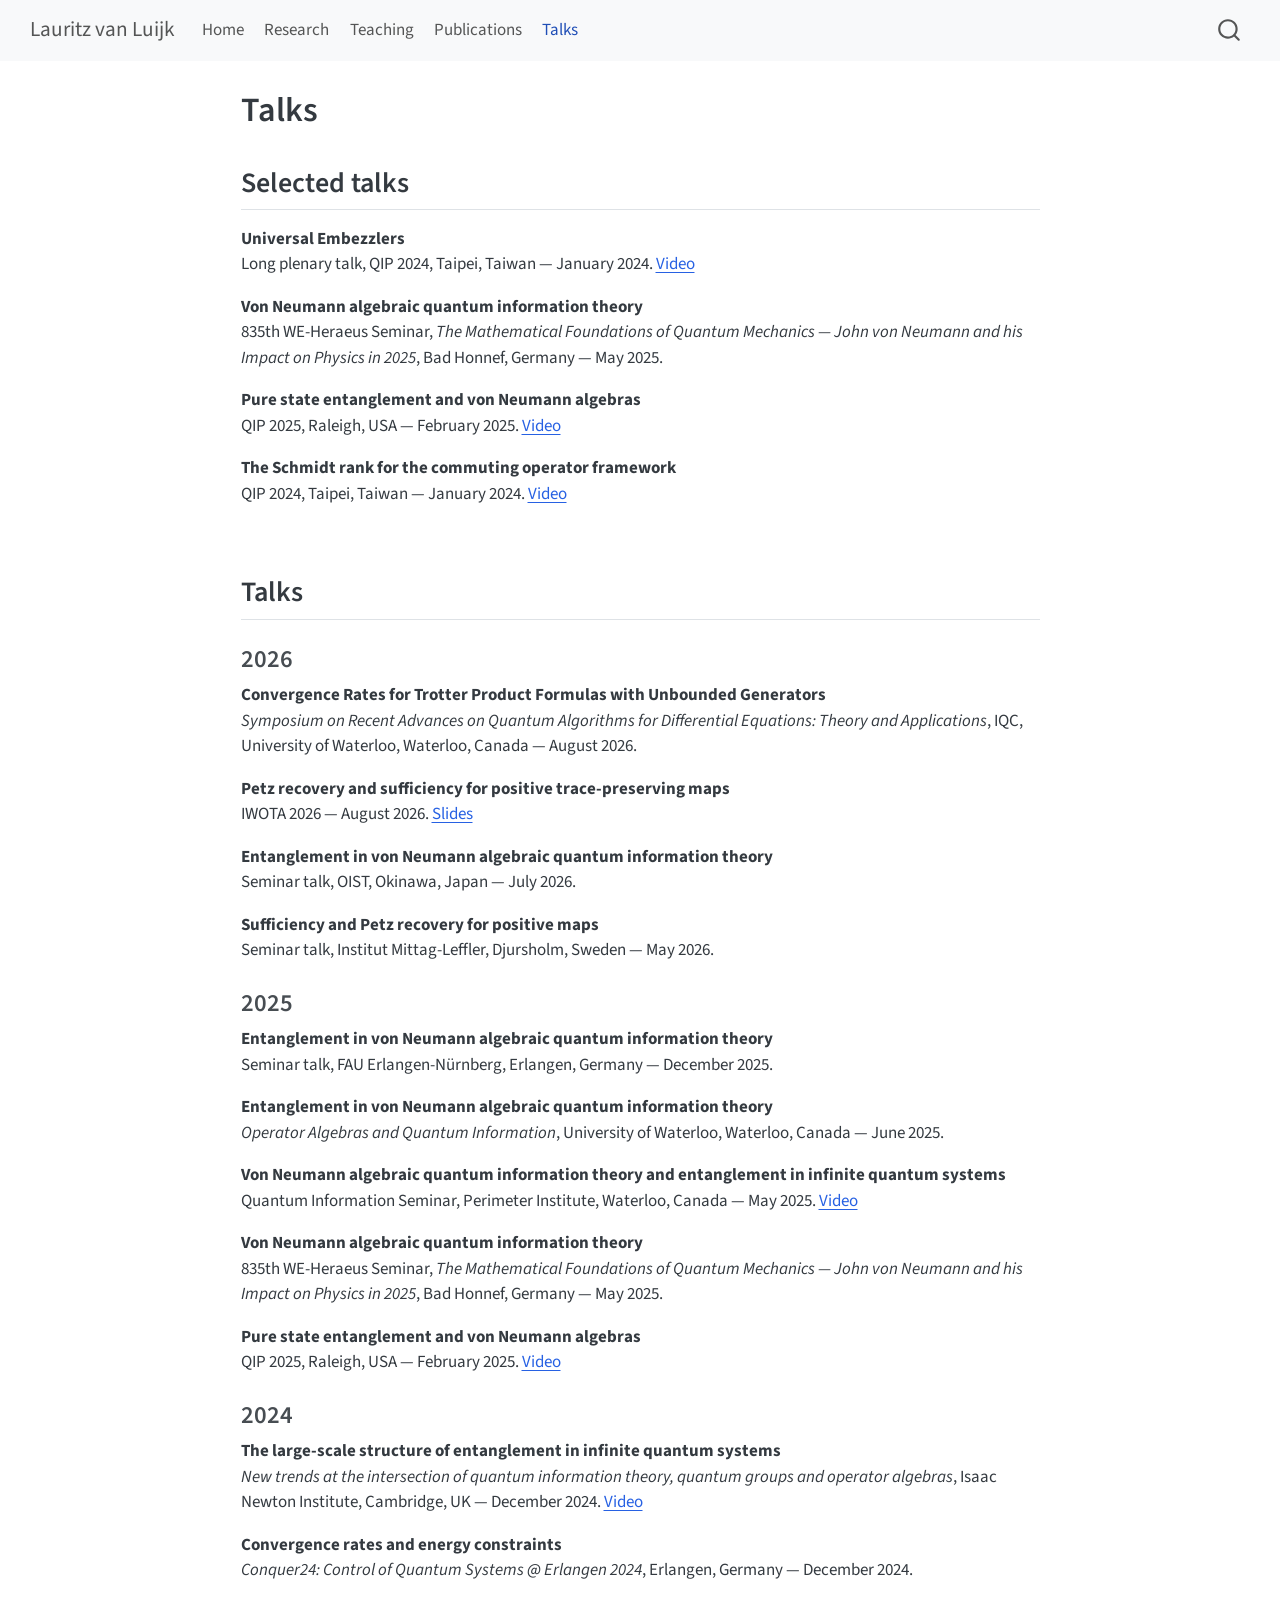
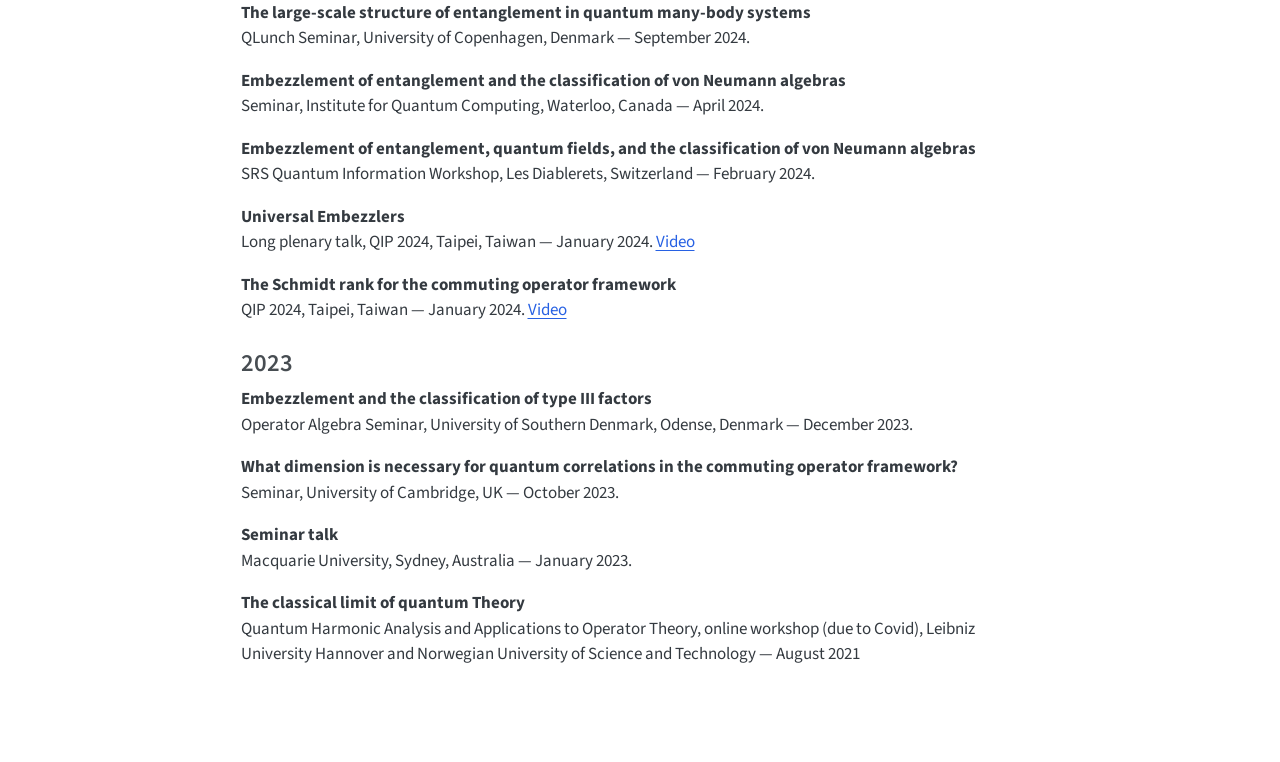
<file: talks.html>
<!DOCTYPE html>
<html xmlns="http://www.w3.org/1999/xhtml" lang="en" xml:lang="en"><head>

<meta charset="utf-8">
<meta name="generator" content="quarto-1.10.18">

<meta name="viewport" content="width=device-width, initial-scale=1.0, user-scalable=yes">


<title>Talks – Lauritz van Luijk</title>
<style>
/* Default styles provided by pandoc.
** See https://pandoc.org/MANUAL.html#variables-for-html for config info.
*/
span.smallcaps{font-variant: small-caps;}
div.columns{display: flex; gap: 1.5em;}
div.column{flex: auto;}
@media screen {
div.columns{gap: min(4vw, 1.5em);}
div.column{overflow-x: auto;}
}
div.hanging-indent{margin-left: 1.5em; text-indent: -1.5em;}
ul.task-list{list-style: none;}
ul.task-list li input[type="checkbox"] {
  width: 0.8em;
  margin: 0 0.8em 0.2em -1em; /* quarto-specific, see https://github.com/quarto-dev/quarto-cli/issues/4556 */ 
  vertical-align: middle;
}
</style>


<script src="site_libs/quarto-nav/quarto-nav.js"></script>
<script src="site_libs/quarto-nav/headroom.min.js"></script>
<script src="site_libs/clipboard/clipboard.min.js"></script>
<script src="site_libs/quarto-search/autocomplete.umd.js"></script>
<script src="site_libs/quarto-search/fuse.min.js"></script>
<script src="site_libs/quarto-search/quarto-search.js"></script>
<meta name="quarto:offset" content="./">
<script src="site_libs/quarto-html/quarto.js" type="module"></script>
<script src="site_libs/quarto-html/tabsets/tabsets.js" type="module"></script>
<script src="site_libs/quarto-html/popper.min.js"></script>
<script src="site_libs/quarto-html/tippy.umd.min.js"></script>
<script src="site_libs/quarto-html/anchor.min.js"></script>
<link href="site_libs/quarto-html/tippy.css" rel="stylesheet">
<link href="site_libs/quarto-html/quarto-syntax-highlighting-64a204ab8560d761af7679ceaba22944.css" rel="stylesheet" id="quarto-text-highlighting-styles">
<script src="site_libs/bootstrap/bootstrap.min.js"></script>
<link href="site_libs/bootstrap/bootstrap-icons.css" rel="stylesheet">
<link href="site_libs/bootstrap/bootstrap-445b8638c3d06994fee0907d791121c4.min.css" rel="stylesheet" append-hash="true" id="quarto-bootstrap" data-mode="light">
<script id="quarto-search-options" type="application/json">{
  "location": "navbar",
  "copy-button": false,
  "collapse-after": 3,
  "panel-placement": "end",
  "type": "overlay",
  "limit": 50,
  "keyboard-shortcut": [
    "f",
    "/",
    "s"
  ],
  "show-item-context": false,
  "language": {
    "search-no-results-text": "No results",
    "search-matching-documents-text": "matching documents",
    "search-copy-link-title": "Copy link to search",
    "search-hide-matches-text": "Hide additional matches",
    "search-more-match-text": "more match in this document",
    "search-more-matches-text": "more matches in this document",
    "search-clear-button-title": "Clear",
    "search-text-placeholder": "",
    "search-detached-cancel-button-title": "Cancel",
    "search-submit-button-title": "Submit",
    "search-label": "Search"
  }
}</script>
<link rel="stylesheet" href="https://cdnjs.cloudflare.com/ajax/libs/font-awesome/6.7.2/css/all.min.css">


<link rel="stylesheet" href="styles.css">
</head>

<body class="nav-fixed fullcontent quarto-light">

<div id="quarto-search-results"></div>
  <header id="quarto-header" class="headroom fixed-top">
    <nav class="navbar navbar-expand-lg " data-bs-theme="dark">
      <div class="navbar-container container-fluid">
      <div class="navbar-brand-container mx-auto">
    <a class="navbar-brand" href="./index.html">
    <span class="navbar-title">Lauritz van Luijk</span>
    </a>
  </div>
            <div id="quarto-search" class="" title="Search"></div>
          <button class="navbar-toggler" type="button" data-bs-toggle="collapse" data-bs-target="#navbarCollapse" aria-controls="navbarCollapse" role="menu" aria-expanded="false" aria-label="Toggle navigation" onclick="if (window.quartoToggleHeadroom) { window.quartoToggleHeadroom(); }">
  <span class="navbar-toggler-icon"></span>
</button>
          <div class="collapse navbar-collapse" id="navbarCollapse">
            <ul class="navbar-nav navbar-nav-scroll me-auto">
  <li class="nav-item">
    <a class="nav-link" href="./index.html"> 
<span class="menu-text">Home</span></a>
  </li>  
  <li class="nav-item">
    <a class="nav-link" href="./research.html"> 
<span class="menu-text">Research</span></a>
  </li>  
  <li class="nav-item">
    <a class="nav-link" href="./teaching.html"> 
<span class="menu-text">Teaching</span></a>
  </li>  
  <li class="nav-item">
    <a class="nav-link" href="./publications.html"> 
<span class="menu-text">Publications</span></a>
  </li>  
  <li class="nav-item">
    <a class="nav-link active" href="./talks.html" aria-current="page"> 
<span class="menu-text">Talks</span></a>
  </li>  
</ul>
          </div> <!-- /navcollapse -->
            <div class="quarto-navbar-tools">
</div>
      </div> <!-- /container-fluid -->
    </nav>
</header>
<!-- content -->
<div id="quarto-content" class="quarto-container page-columns page-rows-contents page-layout-article page-navbar">
<!-- sidebar -->
<!-- margin-sidebar -->
    
<!-- main -->
<main class="content" id="quarto-document-content">

<header id="title-block-header" class="quarto-title-block default">
<div class="quarto-title">
<h1 class="title">Talks</h1>
</div>



<div class="quarto-title-meta">

    
  
    
  </div>
  


</header>


<div style="height: 1rem;">

</div>
<section id="selected-talks" class="level2">
<h2 class="anchored" data-anchor-id="selected-talks">Selected talks</h2>
<p><strong>Universal Embezzlers</strong><br>
Long plenary talk, QIP 2024, Taipei, Taiwan — January 2024. <a href="https://www.youtube.com/watch?v=XxTFHdrJZBw">Video</a></p>
<p><strong>Von Neumann algebraic quantum information theory</strong><br>
835th WE-Heraeus Seminar, <em>The Mathematical Foundations of Quantum Mechanics — John von Neumann and his Impact on Physics in 2025</em>, Bad Honnef, Germany — May 2025.</p>
<p><strong>Pure state entanglement and von Neumann algebras</strong><br>
QIP 2025, Raleigh, USA — February 2025. <a href="https://www.youtube.com/watch?v=U70p9sauZ_E">Video</a></p>
<p><strong>The Schmidt rank for the commuting operator framework</strong><br>
QIP 2024, Taipei, Taiwan — January 2024. <a href="https://www.youtube.com/watch?v=PfBb9ZPHmAY">Video</a></p>
<div style="height: 1rem;">

</div>
</section>
<section id="talks" class="level2">
<h2 class="anchored" data-anchor-id="talks">Talks</h2>
<section id="section" class="level3">
<h3 class="anchored" data-anchor-id="section">2026</h3>
<p><strong>Convergence Rates for Trotter Product Formulas with Unbounded Generators</strong><br>
<em>Symposium on Recent Advances on Quantum Algorithms for Differential Equations: Theory and Applications</em>, IQC, University of Waterloo, Waterloo, Canada — August 2026.</p>
<p><strong>Petz recovery and sufficiency for positive trace-preserving maps</strong><br>
IWOTA 2026 — August 2026. <a href="files/slides-Petz_sufficiency_iwota.pdf">Slides</a></p>
<p><strong>Entanglement in von Neumann algebraic quantum information theory</strong><br>
Seminar talk, OIST, Okinawa, Japan — July 2026.</p>
<p><strong>Sufficiency and Petz recovery for positive maps</strong><br>
Seminar talk, Institut Mittag-Leffler, Djursholm, Sweden — May 2026.</p>
</section>
<section id="section-1" class="level3">
<h3 class="anchored" data-anchor-id="section-1">2025</h3>
<p><strong>Entanglement in von Neumann algebraic quantum information theory</strong><br>
Seminar talk, FAU Erlangen-Nürnberg, Erlangen, Germany — December 2025.</p>
<p><strong>Entanglement in von Neumann algebraic quantum information theory</strong><br>
<em>Operator Algebras and Quantum Information</em>, University of Waterloo, Waterloo, Canada — June 2025.</p>
<p><strong>Von Neumann algebraic quantum information theory and entanglement in infinite quantum systems</strong><br>
Quantum Information Seminar, Perimeter Institute, Waterloo, Canada — May 2025. <a href="https://pirsa.org/25050049">Video</a></p>
<p><strong>Von Neumann algebraic quantum information theory</strong><br>
835th WE-Heraeus Seminar, <em>The Mathematical Foundations of Quantum Mechanics — John von Neumann and his Impact on Physics in 2025</em>, Bad Honnef, Germany — May 2025.</p>
<p><strong>Pure state entanglement and von Neumann algebras</strong><br>
QIP 2025, Raleigh, USA — February 2025. <a href="https://www.youtube.com/watch?v=U70p9sauZ_E">Video</a></p>
</section>
<section id="section-2" class="level3">
<h3 class="anchored" data-anchor-id="section-2">2024</h3>
<p><strong>The large-scale structure of entanglement in infinite quantum systems</strong><br>
<em>New trends at the intersection of quantum information theory, quantum groups and operator algebras</em>, Isaac Newton Institute, Cambridge, UK — December 2024. <a href="https://www.youtube.com/watch?v=JnAuZ4be2yc">Video</a></p>
<p><strong>Convergence rates and energy constraints</strong><br>
<em>Conquer24: Control of Quantum Systems @ Erlangen 2024</em>, Erlangen, Germany — December 2024.</p>
<p><strong>The large-scale structure of entanglement in quantum many-body systems</strong><br>
QLunch Seminar, University of Copenhagen, Denmark — September 2024.</p>
<p><strong>Embezzlement of entanglement and the classification of von Neumann algebras</strong><br>
Seminar, Institute for Quantum Computing, Waterloo, Canada — April 2024.</p>
<p><strong>Embezzlement of entanglement, quantum fields, and the classification of von Neumann algebras</strong><br>
SRS Quantum Information Workshop, Les Diablerets, Switzerland — February 2024.</p>
<p><strong>Universal Embezzlers</strong><br>
Long plenary talk, QIP 2024, Taipei, Taiwan — January 2024. <a href="https://www.youtube.com/watch?v=XxTFHdrJZBw">Video</a></p>
<p><strong>The Schmidt rank for the commuting operator framework</strong><br>
QIP 2024, Taipei, Taiwan — January 2024. <a href="https://www.youtube.com/watch?v=PfBb9ZPHmAY">Video</a></p>
</section>
<section id="section-3" class="level3">
<h3 class="anchored" data-anchor-id="section-3">2023</h3>
<p><strong>Embezzlement and the classification of type III factors</strong><br>
Operator Algebra Seminar, University of Southern Denmark, Odense, Denmark — December 2023.</p>
<p><strong>What dimension is necessary for quantum correlations in the commuting operator framework?</strong><br>
Seminar, University of Cambridge, UK — October 2023.</p>
<p><strong>Seminar talk</strong><br>
Macquarie University, Sydney, Australia — January 2023.</p>
<p><strong>The classical limit of quantum Theory</strong><br>
Quantum Harmonic Analysis and Applications to Operator Theory, online workshop (due to Covid), Leibniz University Hannover and Norwegian University of Science and Technology — August 2021</p>


</section>
</section>

</main> <!-- /main -->
<script id="quarto-html-after-body" type="application/javascript">
  window.document.addEventListener("DOMContentLoaded", function (event) {
    const icon = "";
    const anchorJS = new window.AnchorJS();
    anchorJS.options = {
      placement: 'right',
      icon: icon
    };
    anchorJS.add('.anchored');
    const isCodeAnnotation = (el) => {
      for (const clz of el.classList) {
        if (clz.startsWith('code-annotation-')) {                     
          return true;
        }
      }
      return false;
    }
    const onCopySuccess = function(e) {
      // button target
      const button = e.trigger;
      // don't keep focus
      button.blur();
      // flash "checked"
      button.classList.add('code-copy-button-checked');
      var currentTitle = button.getAttribute("title");
      button.setAttribute("title", "Copied!");
      let tooltip;
      if (window.bootstrap) {
        button.setAttribute("data-bs-toggle", "tooltip");
        button.setAttribute("data-bs-placement", "left");
        button.setAttribute("data-bs-title", "Copied!");
        tooltip = new bootstrap.Tooltip(button, 
          { trigger: "manual", 
            customClass: "code-copy-button-tooltip",
            offset: [0, -8]});
        tooltip.show();    
      }
      setTimeout(function() {
        if (tooltip) {
          tooltip.hide();
          button.removeAttribute("data-bs-title");
          button.removeAttribute("data-bs-toggle");
          button.removeAttribute("data-bs-placement");
        }
        button.setAttribute("title", currentTitle);
        button.classList.remove('code-copy-button-checked');
      }, 1000);
      // clear code selection
      e.clearSelection();
    }
    const getTextToCopy = function(trigger) {
      const outerScaffold = trigger.parentElement.cloneNode(true);
      const codeEl = outerScaffold.querySelector('code');
      for (const childEl of codeEl.children) {
        if (isCodeAnnotation(childEl)) {
          childEl.remove();
        }
      }
      return codeEl.innerText;
    }
    const clipboard = new window.ClipboardJS('.code-copy-button:not([data-in-quarto-modal])', {
      text: getTextToCopy
    });
    clipboard.on('success', onCopySuccess);
    if (window.document.getElementById('quarto-embedded-source-code-modal')) {
      const clipboardModal = new window.ClipboardJS('.code-copy-button[data-in-quarto-modal]', {
        text: getTextToCopy,
        container: window.document.getElementById('quarto-embedded-source-code-modal')
      });
      clipboardModal.on('success', onCopySuccess);
    }
      var localhostRegex = new RegExp(/^(?:http|https):\/\/localhost\:?[0-9]*\//);
      var mailtoRegex = new RegExp(/^mailto:/);
        var filterRegex = new RegExp('/' + window.location.host + '/');
      var isInternal = (href) => {
          return filterRegex.test(href) || localhostRegex.test(href) || mailtoRegex.test(href);
      }
      // Inspect non-navigation links and adorn them if external
     var links = window.document.querySelectorAll('a[href]:not(.nav-link):not(.navbar-brand):not(.toc-action):not(.sidebar-link):not(.sidebar-item-toggle):not(.pagination-link):not(.no-external):not([aria-hidden]):not(.dropdown-item):not(.quarto-navigation-tool):not(.about-link)');
      for (var i=0; i<links.length; i++) {
        const link = links[i];
        if (!isInternal(link.href)) {
          // undo the damage that might have been done by quarto-nav.js in the case of
          // links that we want to consider external
          if (link.dataset.originalHref !== undefined) {
            link.href = link.dataset.originalHref;
          }
            // target, if specified
            link.setAttribute("target", "_blank");
            if (link.getAttribute("rel") === null) {
              link.setAttribute("rel", "noopener");
            }
        }
      }
    function tippyHover(el, contentFn, onTriggerFn, onUntriggerFn) {
      const config = {
        allowHTML: true,
        maxWidth: 500,
        delay: 100,
        arrow: false,
        appendTo: function(el) {
            return el.parentElement;
        },
        interactive: true,
        interactiveBorder: 10,
        theme: 'quarto',
        placement: 'bottom-start',
      };
      if (contentFn) {
        config.content = contentFn;
      }
      if (onTriggerFn) {
        config.onTrigger = onTriggerFn;
      }
      if (onUntriggerFn) {
        config.onUntrigger = onUntriggerFn;
      }
      window.tippy(el, config); 
    }
    const noterefs = window.document.querySelectorAll('a[role="doc-noteref"]');
    for (var i=0; i<noterefs.length; i++) {
      const ref = noterefs[i];
      tippyHover(ref, function() {
        // use id or data attribute instead here
        let href = ref.getAttribute('data-footnote-href') || ref.getAttribute('href');
        try { href = new URL(href).hash; } catch {}
        const id = href.replace(/^#\/?/, "");
        const note = window.document.getElementById(id);
        if (note) {
          return note.innerHTML;
        } else {
          return "";
        }
      });
    }
    const xrefs = window.document.querySelectorAll('a.quarto-xref');
    const processXRef = (id, note) => {
      // Strip column container classes
      const stripColumnClz = (el) => {
        el.classList.remove("page-full", "page-columns");
        if (el.children) {
          for (const child of el.children) {
            stripColumnClz(child);
          }
        }
      }
      stripColumnClz(note)
      if (id === null || id.startsWith('sec-')) {
        // Special case sections, only their first couple elements
        const container = document.createElement("div");
        if (note.children && note.children.length > 2) {
          container.appendChild(note.children[0].cloneNode(true));
          for (let i = 1; i < note.children.length; i++) {
            const child = note.children[i];
            if (child.tagName === "P" && child.innerText === "") {
              continue;
            } else {
              container.appendChild(child.cloneNode(true));
              break;
            }
          }
          if (window.Quarto?.typesetMath) {
            window.Quarto.typesetMath(container);
          }
          return container.innerHTML
        } else {
          if (window.Quarto?.typesetMath) {
            window.Quarto.typesetMath(note);
          }
          return note.innerHTML;
        }
      } else {
        // Remove any anchor links if they are present
        const anchorLink = note.querySelector('a.anchorjs-link');
        if (anchorLink) {
          anchorLink.remove();
        }
        if (window.Quarto?.typesetMath) {
          window.Quarto.typesetMath(note);
        }
        if (note.classList.contains("callout")) {
          return note.outerHTML;
        } else {
          return note.innerHTML;
        }
      }
    }
    for (var i=0; i<xrefs.length; i++) {
      const xref = xrefs[i];
      tippyHover(xref, undefined, function(instance) {
        instance.disable();
        let url = xref.getAttribute('href');
        let hash = undefined; 
        if (url.startsWith('#')) {
          hash = url;
        } else {
          try { hash = new URL(url).hash; } catch {}
        }
        if (hash) {
          const id = hash.replace(/^#\/?/, "");
          const note = window.document.getElementById(id);
          if (note !== null) {
            try {
              const html = processXRef(id, note.cloneNode(true));
              instance.setContent(html);
            } finally {
              instance.enable();
              instance.show();
            }
          } else {
            // See if we can fetch this
            fetch(url.split('#')[0])
            .then(res => res.text())
            .then(html => {
              const parser = new DOMParser();
              const htmlDoc = parser.parseFromString(html, "text/html");
              const note = htmlDoc.getElementById(id);
              if (note !== null) {
                const html = processXRef(id, note);
                instance.setContent(html);
              } 
            }).finally(() => {
              instance.enable();
              instance.show();
            });
          }
        } else {
          // See if we can fetch a full url (with no hash to target)
          // This is a special case and we should probably do some content thinning / targeting
          fetch(url)
          .then(res => res.text())
          .then(html => {
            const parser = new DOMParser();
            const htmlDoc = parser.parseFromString(html, "text/html");
            const note = htmlDoc.querySelector('main.content');
            if (note !== null) {
              // This should only happen for chapter cross references
              // (since there is no id in the URL)
              // remove the first header
              if (note.children.length > 0 && note.children[0].tagName === "HEADER") {
                note.children[0].remove();
              }
              const html = processXRef(null, note);
              instance.setContent(html);
            } 
          }).finally(() => {
            instance.enable();
            instance.show();
          });
        }
      }, function(instance) {
      });
    }
        let selectedAnnoteEl;
        const selectorForAnnotation = ( cell, annotation) => {
          let cellAttr = 'data-code-cell="' + cell + '"';
          let lineAttr = 'data-code-annotation="' +  annotation + '"';
          const selector = 'span[' + cellAttr + '][' + lineAttr + ']';
          return selector;
        }
        const selectCodeLines = (annoteEl) => {
          const doc = window.document;
          const targetCell = annoteEl.getAttribute("data-target-cell");
          const targetAnnotation = annoteEl.getAttribute("data-target-annotation");
          const annoteSpan = window.document.querySelector(selectorForAnnotation(targetCell, targetAnnotation));
          const lines = annoteSpan.getAttribute("data-code-lines").split(",");
          const lineIds = lines.map((line) => {
            return targetCell + "-" + line;
          })
          let top = null;
          let height = null;
          let parent = null;
          if (lineIds.length > 0) {
              //compute the position of the single el (top and bottom and make a div)
              const el = window.document.getElementById(lineIds[0]);
              top = el.offsetTop;
              height = el.offsetHeight;
              parent = el.parentElement.parentElement;
            if (lineIds.length > 1) {
              const lastEl = window.document.getElementById(lineIds[lineIds.length - 1]);
              const bottom = lastEl.offsetTop + lastEl.offsetHeight;
              height = bottom - top;
            }
            if (top !== null && height !== null && parent !== null) {
              // cook up a div (if necessary) and position it 
              let div = window.document.getElementById("code-annotation-line-highlight");
              if (div === null) {
                div = window.document.createElement("div");
                div.setAttribute("id", "code-annotation-line-highlight");
                div.style.position = 'absolute';
                parent.appendChild(div);
              }
              div.style.top = top - 2 + "px";
              div.style.height = height + 4 + "px";
              div.style.left = 0;
              let gutterDiv = window.document.getElementById("code-annotation-line-highlight-gutter");
              if (gutterDiv === null) {
                gutterDiv = window.document.createElement("div");
                gutterDiv.setAttribute("id", "code-annotation-line-highlight-gutter");
                gutterDiv.style.position = 'absolute';
                const codeCell = window.document.getElementById(targetCell);
                const gutter = codeCell.querySelector('.code-annotation-gutter');
                gutter.appendChild(gutterDiv);
              }
              gutterDiv.style.top = top - 2 + "px";
              gutterDiv.style.height = height + 4 + "px";
            }
            selectedAnnoteEl = annoteEl;
          }
        };
        const unselectCodeLines = () => {
          const elementsIds = ["code-annotation-line-highlight", "code-annotation-line-highlight-gutter"];
          elementsIds.forEach((elId) => {
            const div = window.document.getElementById(elId);
            if (div) {
              div.remove();
            }
          });
          selectedAnnoteEl = undefined;
        };
          // Handle positioning of the toggle
      window.addEventListener(
        "resize",
        throttle(() => {
          elRect = undefined;
          if (selectedAnnoteEl) {
            selectCodeLines(selectedAnnoteEl);
          }
        }, 10)
      );
      function throttle(fn, ms) {
      let throttle = false;
      let timer;
        return (...args) => {
          if(!throttle) { // first call gets through
              fn.apply(this, args);
              throttle = true;
          } else { // all the others get throttled
              if(timer) clearTimeout(timer); // cancel #2
              timer = setTimeout(() => {
                fn.apply(this, args);
                timer = throttle = false;
              }, ms);
          }
        };
      }
        // Attach click handler to the DT
        const annoteDls = window.document.querySelectorAll('dt[data-target-cell]');
        for (const annoteDlNode of annoteDls) {
          annoteDlNode.addEventListener('click', (event) => {
            const clickedEl = event.target;
            if (clickedEl !== selectedAnnoteEl) {
              unselectCodeLines();
              const activeEl = window.document.querySelector('dt[data-target-cell].code-annotation-active');
              if (activeEl) {
                activeEl.classList.remove('code-annotation-active');
              }
              selectCodeLines(clickedEl);
              clickedEl.classList.add('code-annotation-active');
            } else {
              // Unselect the line
              unselectCodeLines();
              clickedEl.classList.remove('code-annotation-active');
            }
          });
        }
    const findCites = (el) => {
      const parentEl = el.parentElement;
      if (parentEl) {
        const cites = parentEl.dataset.cites;
        if (cites) {
          return {
            el,
            cites: cites.split(' ')
          };
        } else {
          return findCites(el.parentElement)
        }
      } else {
        return undefined;
      }
    };
    var bibliorefs = window.document.querySelectorAll('a[role="doc-biblioref"]');
    for (var i=0; i<bibliorefs.length; i++) {
      const ref = bibliorefs[i];
      const citeInfo = findCites(ref);
      if (citeInfo) {
        tippyHover(citeInfo.el, function() {
          var popup = window.document.createElement('div');
          citeInfo.cites.forEach(function(cite) {
            var citeDiv = window.document.createElement('div');
            citeDiv.classList.add('hanging-indent');
            citeDiv.classList.add('csl-entry');
            var biblioDiv = window.document.getElementById('ref-' + cite);
            if (biblioDiv) {
              citeDiv.innerHTML = biblioDiv.innerHTML;
            }
            popup.appendChild(citeDiv);
          });
          return popup.innerHTML;
        });
      }
    }
  });
  </script>
</div> <!-- /content -->




</body></html>
</file>
<file: site_libs/quarto-html/tippy.css>
.tippy-box[data-animation=fade][data-state=hidden]{opacity:0}[data-tippy-root]{max-width:calc(100vw - 10px)}.tippy-box{position:relative;background-color:#333;color:#fff;border-radius:4px;font-size:14px;line-height:1.4;white-space:normal;outline:0;transition-property:transform,visibility,opacity}.tippy-box[data-placement^=top]>.tippy-arrow{bottom:0}.tippy-box[data-placement^=top]>.tippy-arrow:before{bottom:-7px;left:0;border-width:8px 8px 0;border-top-color:initial;transform-origin:center top}.tippy-box[data-placement^=bottom]>.tippy-arrow{top:0}.tippy-box[data-placement^=bottom]>.tippy-arrow:before{top:-7px;left:0;border-width:0 8px 8px;border-bottom-color:initial;transform-origin:center bottom}.tippy-box[data-placement^=left]>.tippy-arrow{right:0}.tippy-box[data-placement^=left]>.tippy-arrow:before{border-width:8px 0 8px 8px;border-left-color:initial;right:-7px;transform-origin:center left}.tippy-box[data-placement^=right]>.tippy-arrow{left:0}.tippy-box[data-placement^=right]>.tippy-arrow:before{left:-7px;border-width:8px 8px 8px 0;border-right-color:initial;transform-origin:center right}.tippy-box[data-inertia][data-state=visible]{transition-timing-function:cubic-bezier(.54,1.5,.38,1.11)}.tippy-arrow{width:16px;height:16px;color:#333}.tippy-arrow:before{content:"";position:absolute;border-color:transparent;border-style:solid}.tippy-content{position:relative;padding:5px 9px;z-index:1}
</file>
<file: site_libs/quarto-html/quarto-syntax-highlighting-64a204ab8560d761af7679ceaba22944.css>
/* quarto syntax highlight colors */
:root {
  --quarto-hl-ot-color: #003B4F;
  --quarto-hl-at-color: #657422;
  --quarto-hl-ss-color: #20794D;
  --quarto-hl-an-color: #5E5E5E;
  --quarto-hl-fu-color: #4758AB;
  --quarto-hl-st-color: #20794D;
  --quarto-hl-cf-color: #003B4F;
  --quarto-hl-op-color: #5E5E5E;
  --quarto-hl-er-color: #AD0000;
  --quarto-hl-bn-color: #AD0000;
  --quarto-hl-al-color: #AD0000;
  --quarto-hl-va-color: #111111;
  --quarto-hl-bu-color: inherit;
  --quarto-hl-ex-color: inherit;
  --quarto-hl-pp-color: #AD0000;
  --quarto-hl-in-color: #5E5E5E;
  --quarto-hl-vs-color: #20794D;
  --quarto-hl-wa-color: #5E5E5E;
  --quarto-hl-do-color: #5E5E5E;
  --quarto-hl-im-color: #00769E;
  --quarto-hl-ch-color: #20794D;
  --quarto-hl-dt-color: #AD0000;
  --quarto-hl-fl-color: #AD0000;
  --quarto-hl-co-color: #5E5E5E;
  --quarto-hl-cv-color: #5E5E5E;
  --quarto-hl-cn-color: #8f5902;
  --quarto-hl-sc-color: #5E5E5E;
  --quarto-hl-dv-color: #AD0000;
  --quarto-hl-kw-color: #003B4F;
}

/* other quarto variables */
:root {
  --quarto-font-monospace: SFMono-Regular, Menlo, Monaco, Consolas, "Liberation Mono", "Courier New", monospace;
}

/* syntax highlight based on Pandoc's rules */
pre > code.sourceCode > span {
  color: #003B4F;
}

code.sourceCode > span {
  color: #003B4F;
}

div.sourceCode,
div.sourceCode pre.sourceCode {
  color: #003B4F;
}

/* Normal */
code span {
  color: #003B4F;
}

/* Alert */
code span.al {
  color: #AD0000;
  font-style: inherit;
}

/* Annotation */
code span.an {
  color: #5E5E5E;
  font-style: inherit;
}

/* Attribute */
code span.at {
  color: #657422;
  font-style: inherit;
}

/* BaseN */
code span.bn {
  color: #AD0000;
  font-style: inherit;
}

/* BuiltIn */
code span.bu {
  font-style: inherit;
}

/* ControlFlow */
code span.cf {
  color: #003B4F;
  font-weight: bold;
  font-style: inherit;
}

/* Char */
code span.ch {
  color: #20794D;
  font-style: inherit;
}

/* Constant */
code span.cn {
  color: #8f5902;
  font-style: inherit;
}

/* Comment */
code span.co {
  color: #5E5E5E;
  font-style: inherit;
}

/* CommentVar */
code span.cv {
  color: #5E5E5E;
  font-style: italic;
}

/* Documentation */
code span.do {
  color: #5E5E5E;
  font-style: italic;
}

/* DataType */
code span.dt {
  color: #AD0000;
  font-style: inherit;
}

/* DecVal */
code span.dv {
  color: #AD0000;
  font-style: inherit;
}

/* Error */
code span.er {
  color: #AD0000;
  font-style: inherit;
}

/* Extension */
code span.ex {
  font-style: inherit;
}

/* Float */
code span.fl {
  color: #AD0000;
  font-style: inherit;
}

/* Function */
code span.fu {
  color: #4758AB;
  font-style: inherit;
}

/* Import */
code span.im {
  color: #00769E;
  font-style: inherit;
}

/* Information */
code span.in {
  color: #5E5E5E;
  font-style: inherit;
}

/* Keyword */
code span.kw {
  color: #003B4F;
  font-weight: bold;
  font-style: inherit;
}

/* Operator */
code span.op {
  color: #5E5E5E;
  font-style: inherit;
}

/* Other */
code span.ot {
  color: #003B4F;
  font-style: inherit;
}

/* Preprocessor */
code span.pp {
  color: #AD0000;
  font-style: inherit;
}

/* SpecialChar */
code span.sc {
  color: #5E5E5E;
  font-style: inherit;
}

/* SpecialString */
code span.ss {
  color: #20794D;
  font-style: inherit;
}

/* String */
code span.st {
  color: #20794D;
  font-style: inherit;
}

/* Variable */
code span.va {
  color: #111111;
  font-style: inherit;
}

/* VerbatimString */
code span.vs {
  color: #20794D;
  font-style: inherit;
}

/* Warning */
code span.wa {
  color: #5E5E5E;
  font-style: italic;
}

.prevent-inlining {
  content: "</";
}

/*# sourceMappingURL=9d8d5bb603a83b8298b89080a598c93b.css.map */
</file>
<file: styles.css>
/* css styles */

.profile-photo {
  border-radius: 6px;
  display: block;
}

.profile-links .ai {
  color: var(--bs-body-color);
}

.profile-links .fa-orcid,
.profile-links .fa-orcid::before {
  color: #a6ce39 !important;
  -webkit-text-fill-color: #a6ce39 !important;
}

.profile-links .fa-bluesky,
.profile-links .fa-bluesky::before {
  color: #1185fe !important;
  -webkit-text-fill-color: #1185fe !important;
}
</file>
